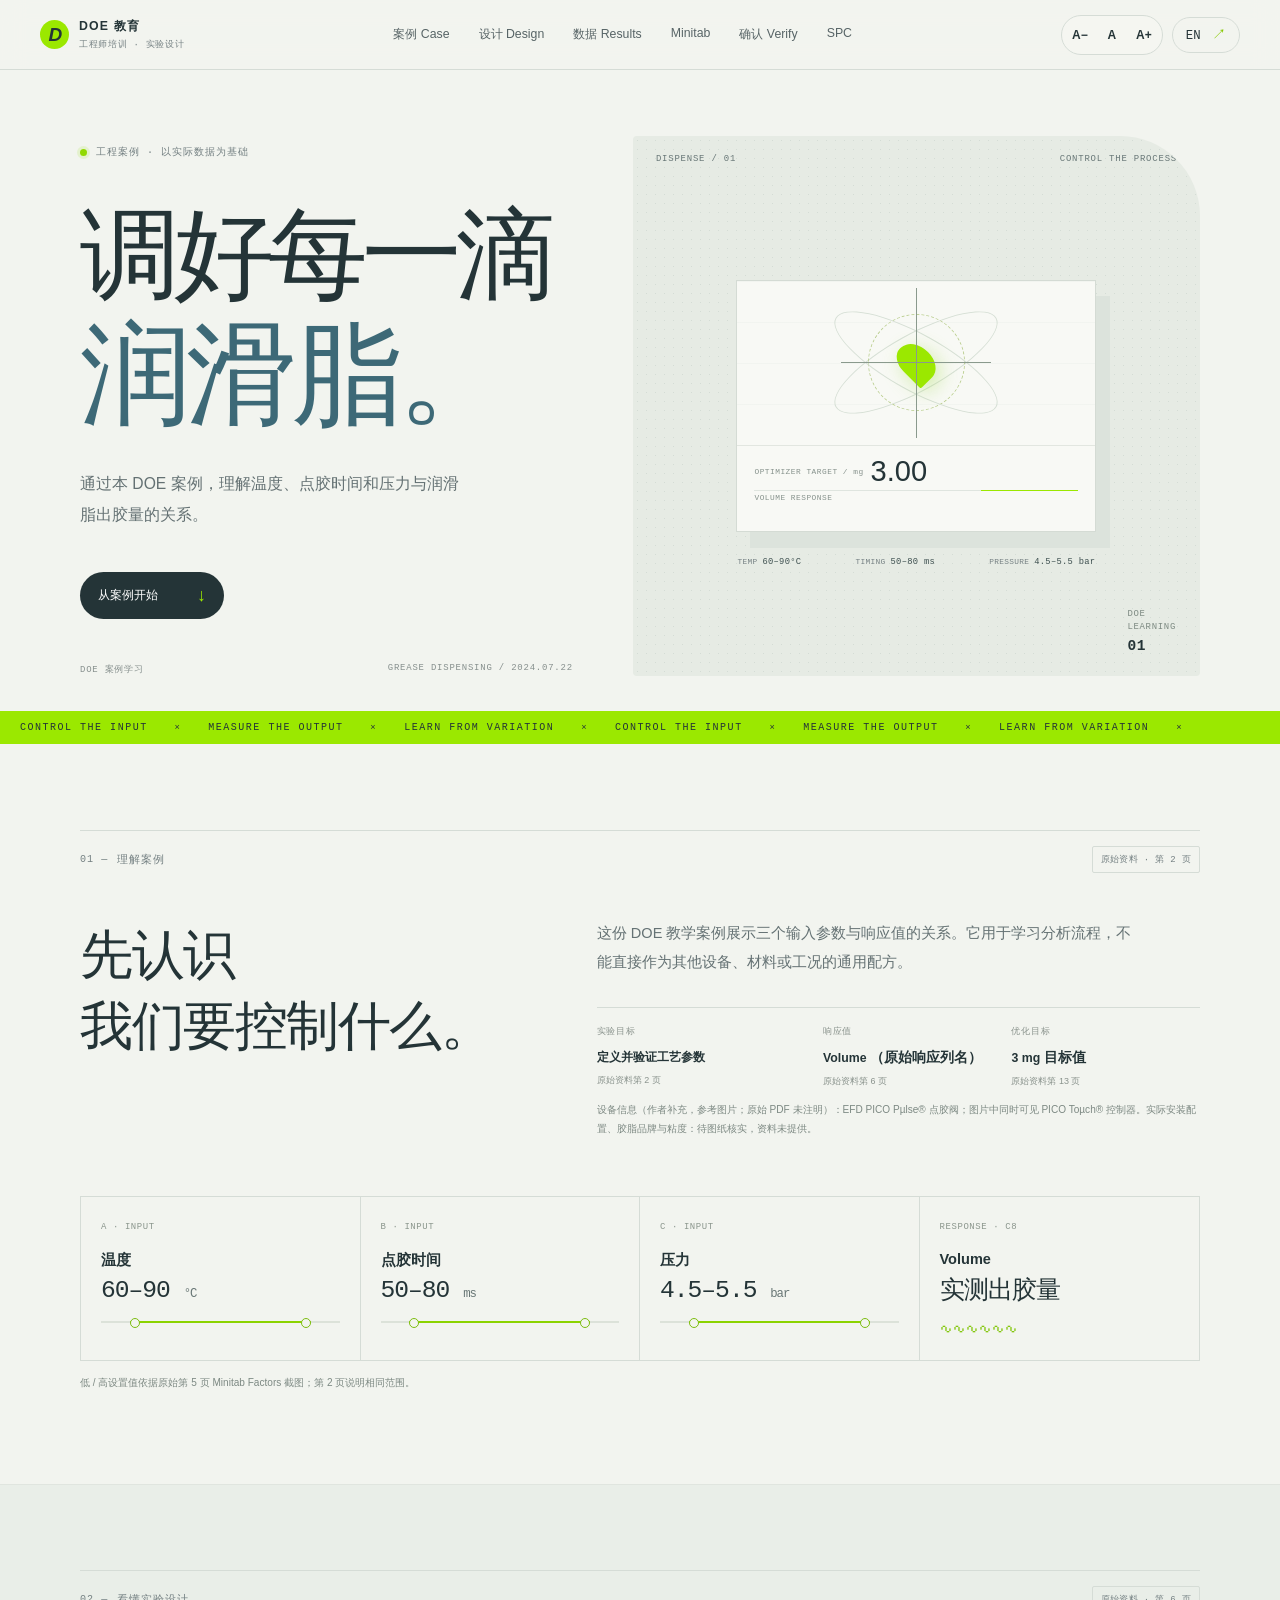
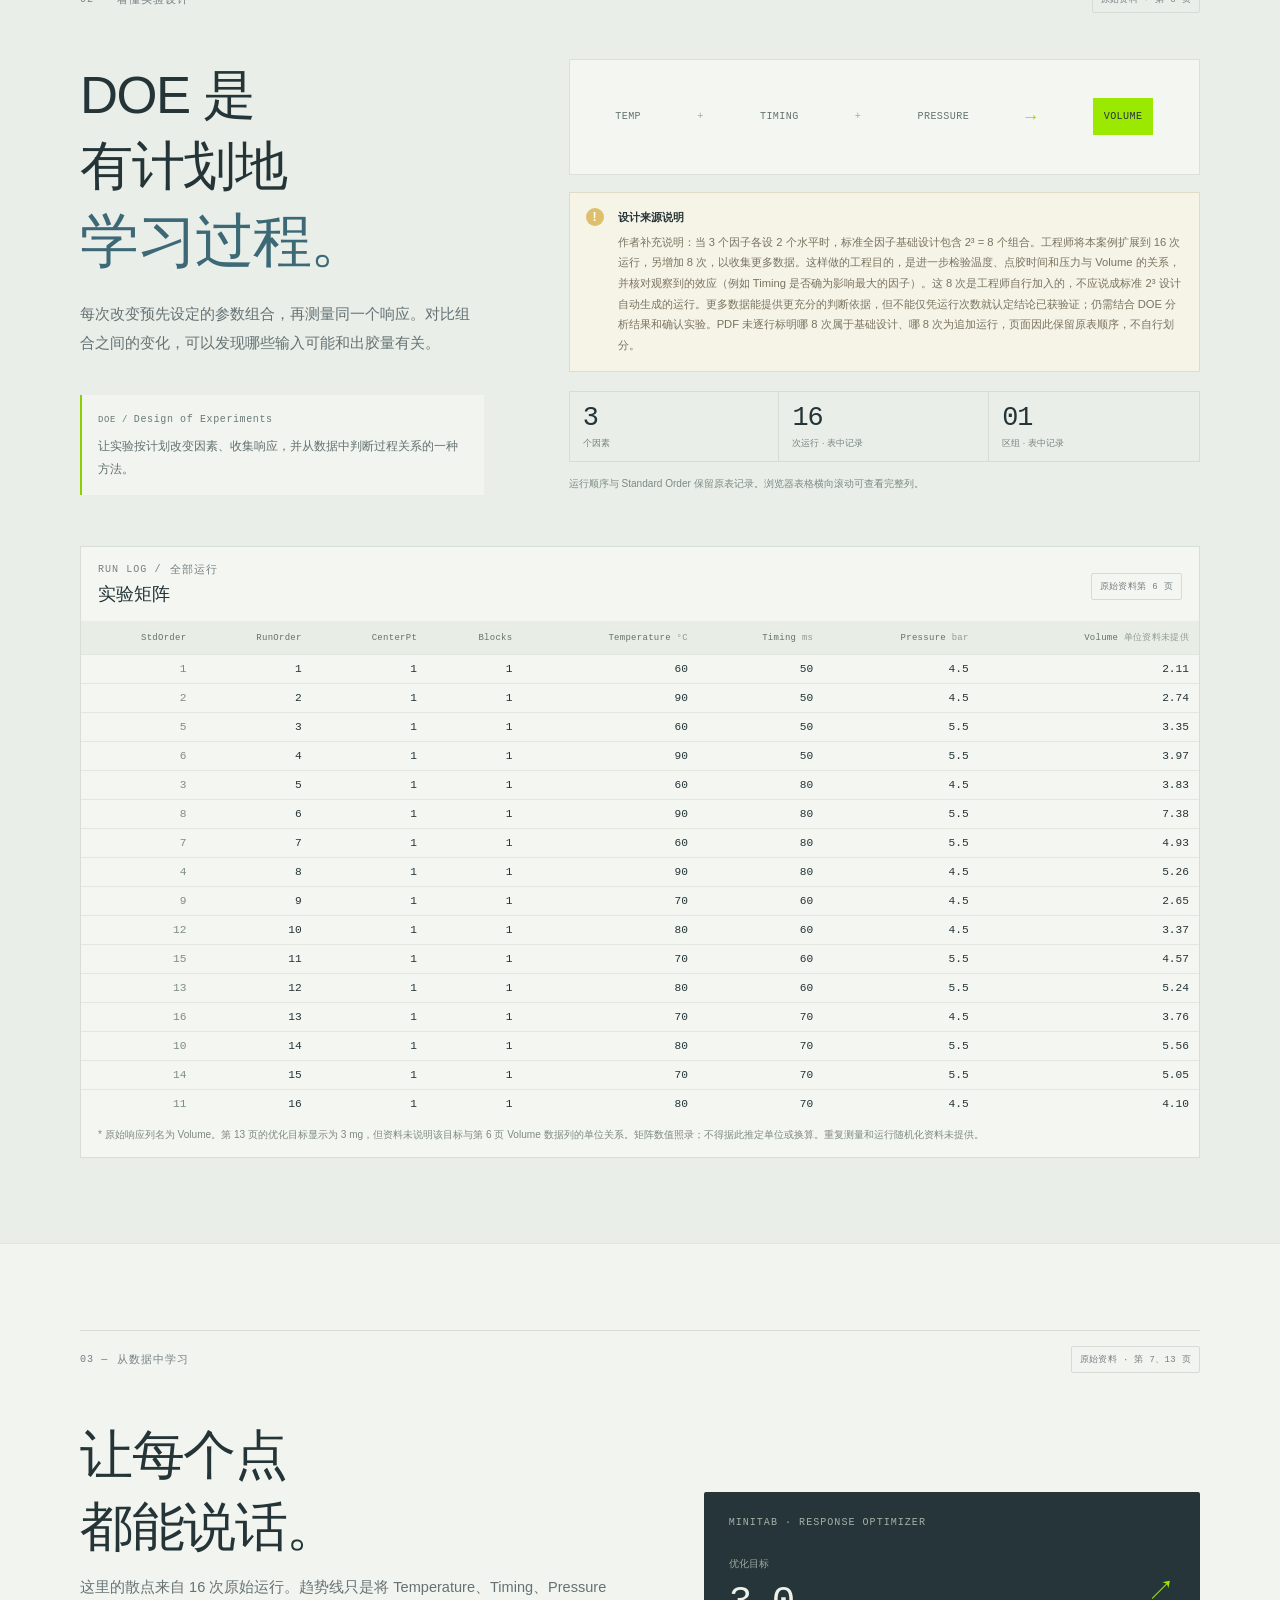
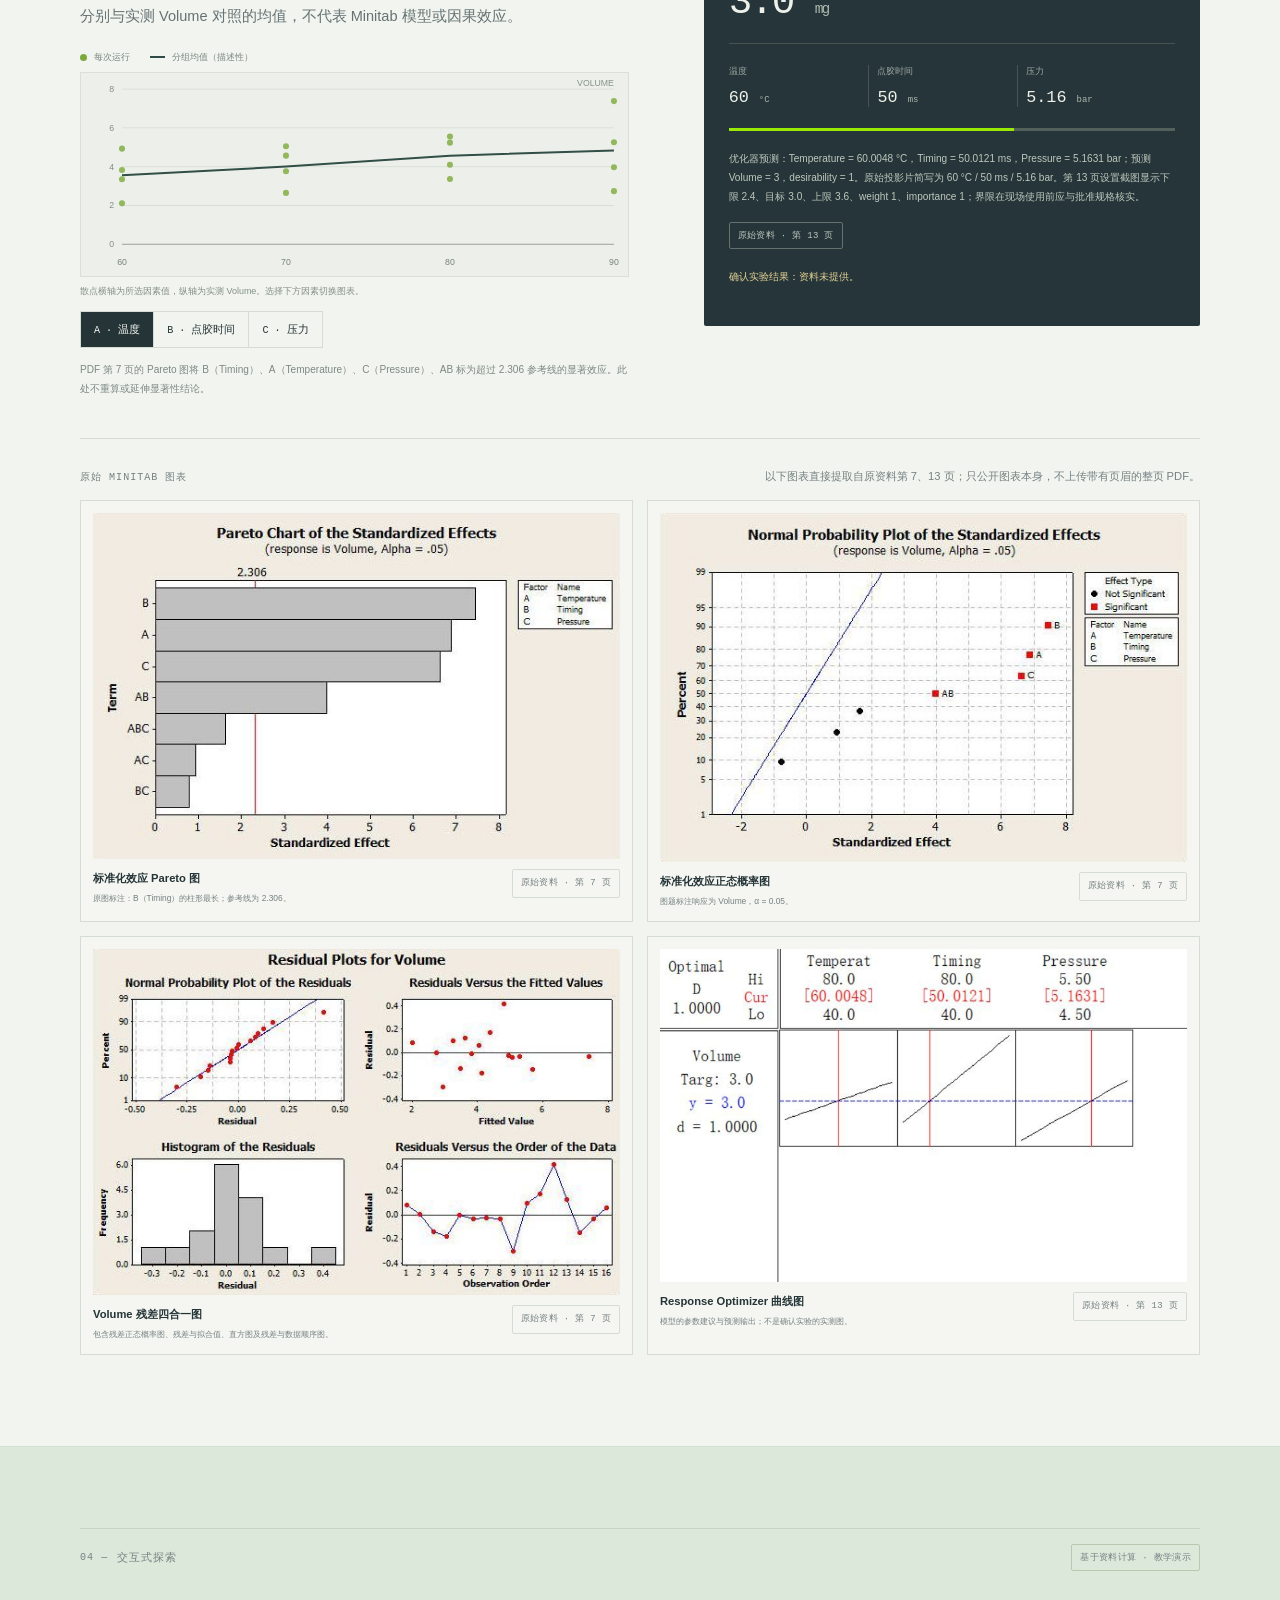
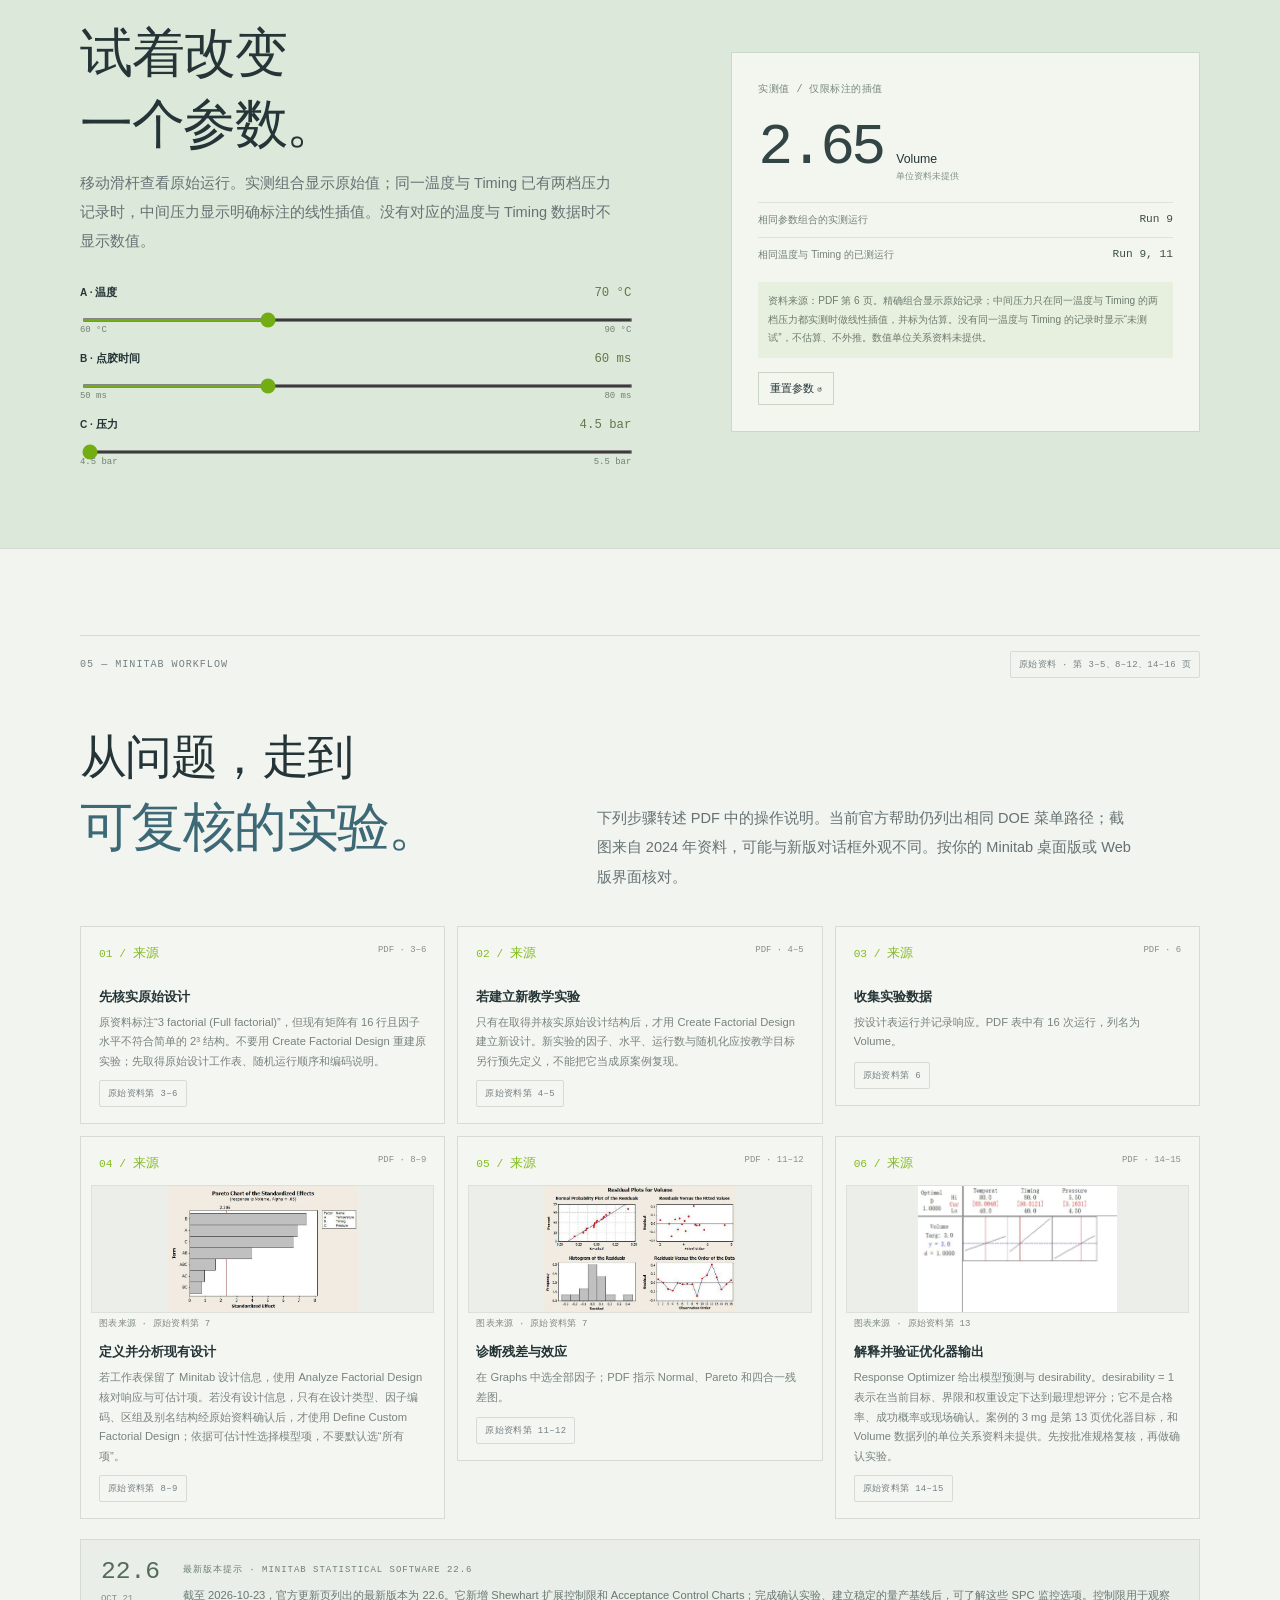
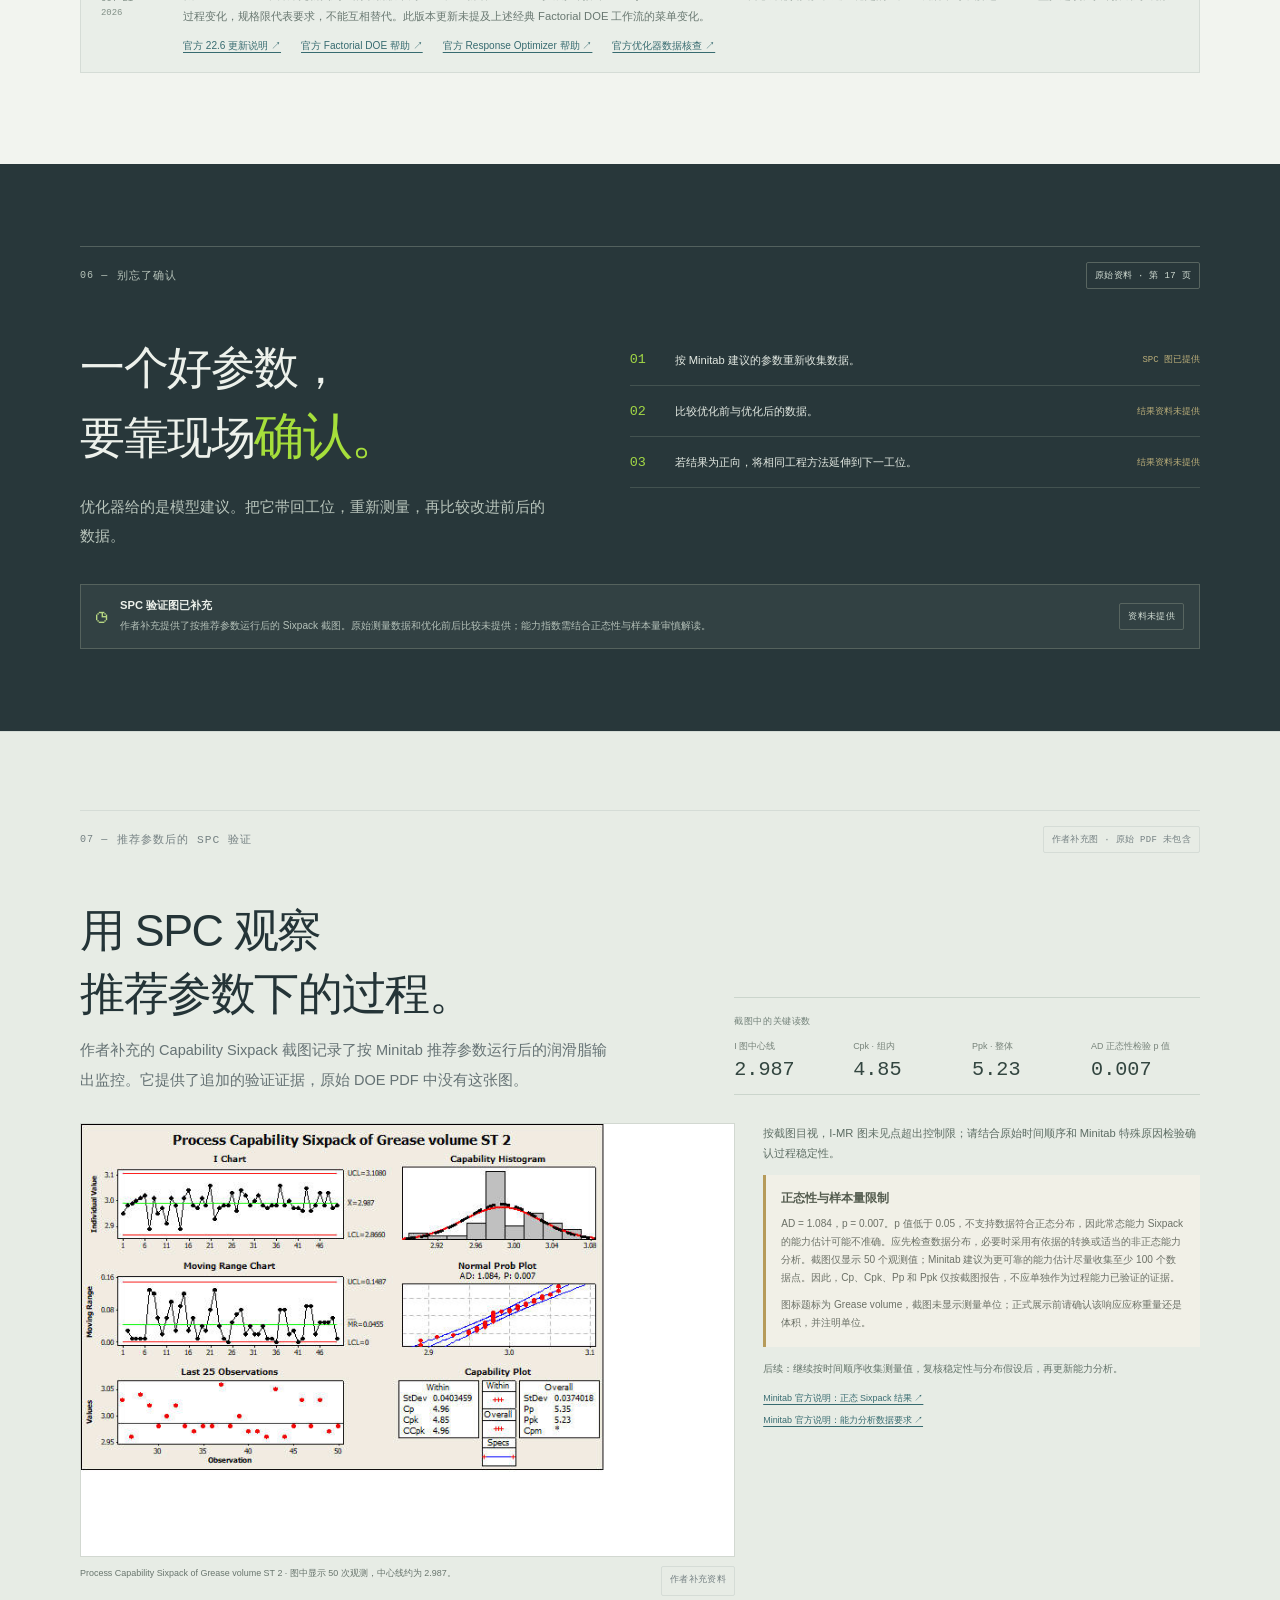
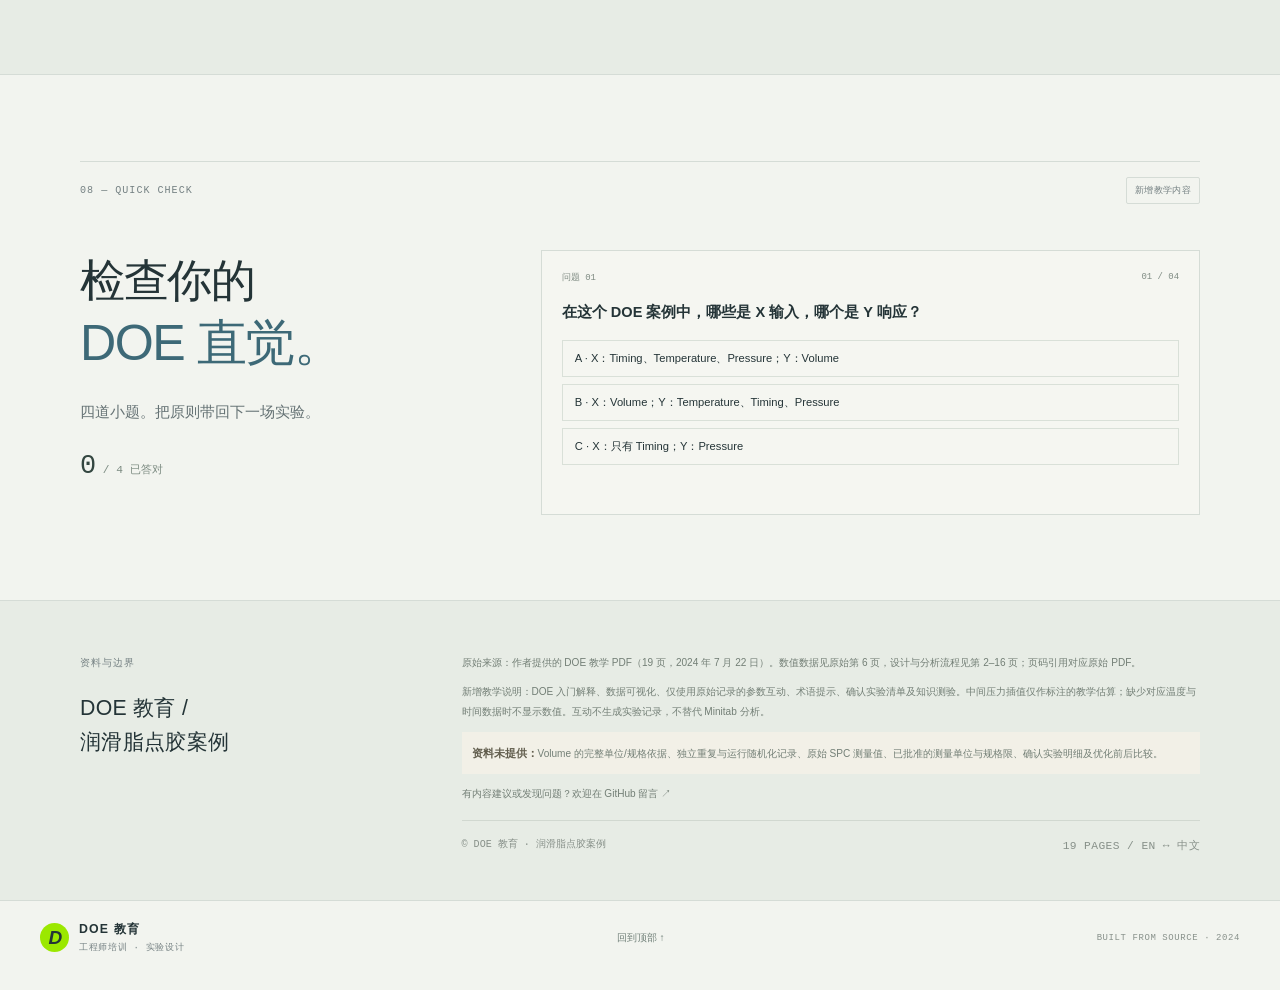
<file: index.html>
<!doctype html>
<html lang="zh-CN">
<head>
  <meta charset="utf-8"><meta name="viewport" content="width=device-width,initial-scale=1">
  <meta name="theme-color" content="#edf3f5"><meta name="description" content="基于作者 DOE 案例资料的双语工程师培训案例。">
  <title>DOE 教育 | DOE Education — 工程师培训</title><link rel="stylesheet" href="style.css?v=20261105-font-controls-1">
</head>
<body>
  <header class="topbar"><a class="wordmark" href="#top" aria-label="DOE Education home"><span class="mark">D</span><span><span data-i="brandName">DOE 教育</span><small data-i="brandSub">工程师培训 · 实验设计</small></span></a><nav class="desktop-nav"><a href="#case" data-i="navCase">案例 Case</a><a href="#design" data-i="navDesign">设计 Design</a><a href="#results" data-i="navResults">数据 Results</a><a href="#minitab" data-i="navMinitab">Minitab</a><a href="#check" data-i="navCheck">确认 Verify</a><a href="#spc" data-i="navSpc">SPC</a></nav><div class="topbar-actions"><div class="text-size" role="group" aria-label="Text size"><button type="button" id="textSmaller" aria-label="Decrease text size" title="Decrease text size">A−</button><button type="button" id="textReset" aria-label="Reset text size" title="Reset text size">A</button><button type="button" id="textLarger" aria-label="Increase text size" title="Increase text size">A+</button></div><button class="lang" id="lang" aria-label="Switch language">EN <span>↗</span></button></div></header>
  <main id="top">
    <section class="hero wrap"><div class="hero-copy"><p class="eyebrow"><span class="dot"></span><span data-i="eyebrow">工程案例 · 以实际数据为基础</span></p><h1 data-i="heroTitle">调好每一滴<br><em>润滑脂。</em></h1><p class="hero-sub" data-i="heroSub">通过本 DOE 案例，理解温度、点胶时间和压力与润滑脂出胶量的关系。</p><a class="pill-link" href="#case"><span data-i="start">从案例开始</span><span>↓</span></a><div class="hero-foot"><span data-i="heroTag">DOE 案例学习</span><span>GREASE DISPENSING / 2024.07.22</span></div></div><div class="hero-art"><div class="art-label"><span>DISPENSE / 01</span><span>CONTROL THE PROCESS</span></div><div class="flow-card"><div class="drop-orbit"><i></i><b></b><span class="cross-h"></span><span class="cross-v"></span></div><div class="flow-caption"><span>OPTIMIZER TARGET / mg</span><strong>3.00</strong><span class="flow-line"></span><span>VOLUME RESPONSE</span></div><div class="art-legend"><span>TEMP <b>60–90°C</b></span><span>TIMING <b>50–80 ms</b></span><span>PRESSURE <b>4.5–5.5 bar</b></span></div></div><div class="art-stamp">DOE<br>LEARNING<br><strong>01</strong></div></div></section>
    <section class="ticker"><div><span>CONTROL THE INPUT</span> × <span>MEASURE THE OUTPUT</span> × <span>LEARN FROM VARIATION</span> × <span>CONTROL THE INPUT</span> × <span>MEASURE THE OUTPUT</span> × <span>LEARN FROM VARIATION</span> ×</div></section>
    <section class="section wrap" id="case"><div class="section-head"><p class="eyebrow">01 — <span data-i="caseEyebrow">理解案例</span></p><span class="source-tag" data-i="srcPages2">原始资料 · 第 2 页</span></div><div class="intro-grid"><h2 data-i="caseTitle">先认识<br>我们要控制什么。</h2><div><p class="body-large" data-i="caseBody">这份 DOE 教学案例展示输入参数与响应值的关系。它用于学习分析流程，不能直接作为其他设备、材料或工况的通用配方。</p><div class="fact-row"><div><span class="fact-key" data-i="goal">实验目标</span><b data-i="goalVal">定义并验证工艺参数</b><small data-i="srcP2">原始资料第 2 页</small></div><div><span class="fact-key" data-i="response">响应值</span><b>Volume <span data-i="volumeDesc">（体积）</span></b><small data-i="srcP6">原始资料第 6 页</small></div><div><span class="fact-key" data-i="target">优化目标</span><b>3 mg <span data-i="targetVal">目标值</span></b><small data-i="srcP13">原始资料第 13 页</small></div></div><p id="equipmentNote" class="source-note" data-i="equipmentNote">设备信息（作者补充，参考图片；原始 PDF 未注明）：EFD PICO Pµlse® 点胶阀；图片中同时可见 PICO Toµch® 控制器。实际安装配置、胶脂品牌与粘度：待图纸核实，资料未提供。</p></div></div>
      <div class="factor-strip"><article><span>A · INPUT</span><b data-i="temp">温度</b><strong>60–90 <small>°C</small></strong><div class="range"><i></i></div></article><article><span>B · INPUT</span><b data-i="timing">点胶时间</b><strong>50–80 <small>ms</small></strong><div class="range"><i></i></div></article><article><span>C · INPUT</span><b data-i="pressure">压力</b><strong>4.5–5.5 <small>bar</small></strong><div class="range"><i></i></div></article><article class="response-card"><span>RESPONSE · C8</span><b>Volume</b><strong data-i="measured">实测出胶量</strong><div class="signal">∿∿∿∿∿∿</div></article></div><p class="source-note" data-i="factorSource">低 / 高设置值依据原始第 5 页 Minitab Factors 截图；第 2 页说明相同范围。</p>
    </section>
    <section class="section design-section" id="design"><div class="wrap"><div class="section-head"><p class="eyebrow">02 — <span data-i="designEyebrow">看懂实验设计</span></p><span class="source-tag" data-i="srcPages6">原始资料 · 第 6 页</span></div><div class="design-grid"><div><h2 data-i="designTitle">DOE 是<br>有计划地<br><em>学习过程。</em></h2><p class="body-large" data-i="designBody">每次改变预先设定的参数组合，再测量同一个响应。对比组合之间的变化，可以发现哪些输入可能和出胶量有关。</p><div class="definition"><span>DOE / <span data-i="fullName">Design of Experiments</span></span><p data-i="doeDef">让实验按计划改变因素、收集响应，并从数据中判断过程关系的一种方法。</p></div></div><div class="design-side"><div class="equation"><span>TEMP</span><i>+</i><span>TIMING</span><i>+</i><span>PRESSURE</span><b>→</b><span class="result">VOLUME</span></div><div class="notice"><span class="notice-icon">!</span><div><b data-i="designNoticeTitle">设计名称需复核</b><p data-i="designNotice">原资料称“3 factorial (Full factorial)”，但数据表有 16 次运行，温度和 Timing 各有 4 个取值。资料未解释与常见 2³ = 8 次全因子设计的差异；此页照录原始数据，不推断设计结构。</p></div></div><div class="design-numbers"><div><strong>3</strong><span data-i="factors">个因素</span></div><div><strong>16</strong><span data-i="runs">次运行 · 表中记录</span></div><div><strong>01</strong><span data-i="block">区组 · 表中记录</span></div></div><p class="source-note" data-i="dataCaption">运行顺序与 Standard Order 保留原表记录。浏览器表格横向滚动可查看完整列。</p></div></div>
      <div class="matrix-wrap"><div class="matrix-title"><div><span class="eyebrow">RUN LOG / <span data-i="allRuns">全部运行</span></span><h3 data-i="matrixTitle">实验矩阵</h3></div><span class="source-tag" data-i="srcP6">原始资料 · 第 6 页</span></div><div class="table-scroll"><table><thead><tr><th>StdOrder</th><th>RunOrder</th><th>CenterPt</th><th>Blocks</th><th>Temperature <small>°C</small></th><th>Timing <small>ms</small></th><th>Pressure <small>bar</small></th><th>Volume <small data-i="unitNotProvided">unit not provided</small></th></tr></thead><tbody id="runs"></tbody></table></div><p class="table-note" data-i="matrixNote">* 原表列名为 Volume；第 13 页的 3 mg 是优化目标，但资料未说明其与第 6 页 Volume 数据单位的关系。数据依照原图转录。资料未提供重复测量或运行随机化说明。</p></div>
    </div></section>
    <section class="section wrap" id="results"><div class="section-head"><p class="eyebrow">03 — <span data-i="resultsEyebrow">从数据中学习</span></p><span class="source-tag" data-i="srcPages7">原始资料 · 第 7、13 页</span></div><div class="results-grid"><div><h2 data-i="resultsTitle">让每个点<br>都能说话。</h2><p class="body-large" data-i="resultsBody">这里的散点来自 16 次原始运行。趋势线只是将 Temperature、Timing、Pressure 分别与实测 Volume 对照的均值，不代表 Minitab 模型或因果效应。</p><div class="chart-key"><span><i class="key-dot"></i><span data-i="runsKey">每次运行</span></span><span><i class="key-line"></i><span data-i="meanKey">分组均值（描述性）</span></span></div><div class="plot" id="plot"></div><p class="chart-caption" data-i="chartCaption">散点横轴为所选因素值，纵轴为实测 Volume。选择下方因素切换图表。</p><div class="segmented" role="group" aria-label="Select factor"><button class="factor-btn active" data-factor="temperature">A · <span data-i="temp">温度</span></button><button class="factor-btn" data-factor="timing">B · <span data-i="timing">点胶时间</span></button><button class="factor-btn" data-factor="pressure">C · <span data-i="pressure">压力</span></button></div><p class="source-note" data-i="sourcePareto">PDF 第 7 页的 Pareto 图将 B（Timing）、A（Temperature）、C（Pressure）、AB 标为超过 2.306 参考线的显著效应。此处不重算或延伸显著性结论。</p></div><div class="optimizer-card"><div class="mini-label">MINITAB · RESPONSE OPTIMIZER</div><div class="opt-target"><div><span data-i="target">目标值</span><b>3.0 <small>mg</small></b></div><div class="target-mark">↗</div></div><div class="opt-params"><div><span data-i="temp">温度</span><b>60 <small>°C</small></b></div><div><span data-i="timing">点胶时间</span><b>50 <small>ms</small></b></div><div><span data-i="pressure">压力</span><b>5.16 <small>bar</small></b></div></div><div class="opt-track"><span></span></div><p data-i="optCaption">优化器预测：Temperature = 60.0048 °C，Timing = 50.0121 ms，Pressure = 5.1631 bar；预测 Volume = 3，desirability = 1。原始投影片简写为 60 °C / 50 ms / 5.16 bar。</p><span class="source-tag" data-i="srcPage13">原始资料 · 第 13 页</span><p class="source-note" data-i="missingConfirm">确认实验结果：资料未提供。</p></div></div>
      <div class="source-figures"><div class="source-figures-head"><span class="mini-label" data-i="sourceFiguresTitle">原始 Minitab 图表</span><p data-i="sourceFiguresIntro">以下图表直接提取自原资料第 7、13 页；只公开图表本身，不上传带有页眉的整页 PDF。</p></div><div class="source-figures-grid"><figure class="source-figure"><img src="assets/minitab-pareto-standardized-effects-page-7.jpg" data-alt-i="sourceFigureParetoAlt" alt="Original Pareto chart of standardized effects from PDF page 7" loading="lazy"><figcaption><span><b data-i="sourceFigureParetoTitle">标准化效应 Pareto 图</b><small data-i="sourceFigureParetoNote">原图标注：B（Timing）的柱形最长；参考线为 2.306。</small></span><span class="source-tag" data-i="sourcePage7">原始资料 · 第 7 页</span></figcaption></figure><figure class="source-figure"><img src="assets/minitab-standardized-effects-probability-page-7.jpg" data-alt-i="sourceFigureEffectsAlt" alt="Normal probability plot of standardized effects from PDF page 7" loading="lazy"><figcaption><span><b data-i="sourceFigureEffectsTitle">标准化效应正态概率图</b><small data-i="sourceFigureEffectsNote">图题标注响应为 Volume，α = 0.05。</small></span><span class="source-tag" data-i="sourcePage7">原始资料 · 第 7 页</span></figcaption></figure><figure class="source-figure"><img src="assets/minitab-residual-plots-volume-page-7.jpg" data-alt-i="sourceFigureResidualAlt" alt="Four-in-one residual plots for Volume from PDF page 7" loading="lazy"><figcaption><span><b data-i="sourceFigureResidualTitle">Volume 残差四合一图</b><small data-i="sourceFigureResidualNote">包含残差正态概率图、残差与拟合值、直方图及残差与数据顺序图。</small></span><span class="source-tag" data-i="sourcePage7">原始资料 · 第 7 页</span></figcaption></figure><figure class="source-figure"><img src="assets/minitab-response-optimizer-profile-page-13.jpg" data-alt-i="sourceFigureOptimizerAlt" alt="Response Optimization plot from PDF page 13" loading="lazy"><figcaption><span><b data-i="sourceFigureOptimizerTitle">Response Optimizer 曲线图</b><small data-i="sourceFigureOptimizerNote">模型的参数建议与预测输出；不是确认实验的实测图。</small></span><span class="source-tag" data-i="sourcePage13">原始资料 · 第 13 页</span></figcaption></figure></div></div>
    </section>
    <section class="sim-section" id="simulate"><div class="wrap"><div class="section-head"><p class="eyebrow">04 — <span data-i="simEyebrow">交互式探索</span></p><span class="source-tag demo" data-i="derivedTag">基于资料计算 · 教学演示</span></div><div class="sim-grid"><div><h2 data-i="simTitle">试着改变<br>一个参数。</h2><p class="body-large" data-i="simBody">移动滑杆，观察实测数据如何随单一因素分组变化。数值是原始运行的组内平均，右侧虚线只是对附近已测试运行的线性插值。</p><div class="sim-control"><label for="simTemp"><span>A · <span data-i="temp">温度</span></span><output id="valTemp"></output></label><input id="simTemp" type="range" min="60" max="90" step="10" value="70"><div class="range-label"><span>60 °C</span><span>90 °C</span></div><label for="simTiming"><span>B · <span data-i="timing">点胶时间</span></span><output id="valTiming"></output></label><input id="simTiming" type="range" min="50" max="80" step="10" value="60"><div class="range-label"><span>50 ms</span><span>80 ms</span></div><label for="simPressure"><span>C · <span data-i="pressure">压力</span></span><output id="valPressure"></output></label><input id="simPressure" type="range" min="4.5" max="5.5" step="0.5" value="4.5"><div class="range-label"><span>4.5 bar</span><span>5.5 bar</span></div></div></div><div class="sim-output"><span class="mini-label" data-i="nearest">近邻实测数据 · 描述性平均值</span><div class="sim-number"><strong id="predicted">—</strong><span>Volume<small data-i="unitNotProvided">单位资料未提供</small></span></div><div class="sim-detail"><span data-i="exactMatches">相同参数组合的实测运行</span><b id="exactRuns">—</b></div><div class="sim-detail"><span data-i="matches">相同温度与 Timing 的已测运行</span><b id="nearRuns">—</b></div><p class="demo-warning" data-i="simNotice">交互值来自 PDF 第 6 页的实测运行分组平均，不是优化器预测，也不是额外实验结果。只显示资料中实际测试过的因子水平；若没有同一三因子组合，按相邻压力水平插值并明确标出。</p><button id="reset" class="reset-btn"><span data-i="reset">重置参数</span> ↺</button></div></div></div></section>
    <section class="section wrap" id="minitab"><div class="section-head"><p class="eyebrow">05 — MINITAB WORKFLOW</p><span class="source-tag" data-i="srcPages3">原始资料 · 第 3–5、8–12、14–16 页</span></div><div class="workflow-head"><h2 data-i="workflowTitle">从问题，走到<br><em>可复核的实验。</em></h2><p class="body-large" data-i="workflowBody">下列步骤转述 PDF 中的操作说明。当前官方帮助仍列出相同 DOE 菜单路径；截图来自 2024 年资料，可能与新版对话框外观不同。按你的 Minitab 桌面版或 Web 版界面核对。</p></div><div class="steps-grid" id="steps"></div><aside class="version-note"><div class="latest-mark">22.6 <small>OCT 21<br>2026</small></div><div class="version-copy"><span class="mini-label" data-i="latestVersion">最新版本提示 · Minitab Statistical Software 22.6</span><p data-i="latestNote">截至 2026-10-23，官方更新页列出的最新版本为 22.6。它新增 Shewhart 扩展控制限和 Acceptance Control Charts；完成确认实验、建立稳定的量产基线后，可了解这些 SPC 监控选项。控制限用于观察过程变化，规格限代表要求，不能互相替代。此版本更新未提及上述经典 Factorial DOE 工作流的菜单变化。</p><div class="version-links"><a href="https://www.minitab.com/en-us/support/minitab/minitab-software-updates/" target="_blank" rel="noopener noreferrer" data-i="releaseLink">官方 22.6 更新说明 ↗</a><a href="https://support.minitab.com/en-us/minitab/help-and-how-to/statistical-modeling/doe/how-to/factorial/analyze-factorial-design/before-you-start/overview/" target="_blank" rel="noopener noreferrer" data-i="doeHelpLink">官方 Factorial DOE 帮助 ↗</a><a href="https://support.minitab.com/en-us/minitab/help-and-how-to/statistical-modeling/using-fitted-models/how-to/response-optimizer/before-you-start/overview/" target="_blank" rel="noopener noreferrer" data-i="optimizerHelpLink">官方 Response Optimizer 帮助 ↗</a><a href="https://support.minitab.com/en-us/minitab/help-and-how-to/statistical-modeling/using-fitted-models/how-to/response-optimizer/before-you-start/data-considerations/" target="_blank" rel="noopener noreferrer" data-i="optimizerDataLink">优化前的数据核查 ↗</a></div></div></aside></section>
    <section class="verify-section" id="check"><div class="wrap"><div class="section-head"><p class="eyebrow">06 — <span data-i="verifyEyebrow">别忘了确认</span></p><span class="source-tag" data-i="srcP17">原始资料 · 第 17 页</span></div><div class="verify-grid"><div><h2 data-i="verifyTitle">一个好参数，<br>要靠现场<em>确认。</em></h2><p class="body-large" data-i="verifyBody">优化器给的是模型建议。把它带回工位，重新测量，再比较改进前后的数据。</p></div><ol class="next-list"><li><b>01</b><span data-i="next1">按 Minitab 建议的参数重新收集数据。</span><span class="missing" data-i="spcAvailable">结果资料未提供</span></li><li><b>02</b><span data-i="next2">比较优化前与优化后的数据。</span><span class="missing" data-i="awaitData">结果资料未提供</span></li><li><b>03</b><span data-i="next3">若结果为正向，将相同工程方法延伸到下一工位。</span><span class="missing" data-i="awaitData">结果资料未提供</span></li></ol></div><div class="pending"><span class="pending-icon">◷</span><p><b data-i="pendingTitle">确认实验状态 · 待现场验证</b><span data-i="pendingBody">PDF 提出了后续行动计划，但没有提供重采数据、前后比较或“正向结果”的证据。</span></p><span class="source-tag" data-i="notProvided">资料未提供</span></div></div></section>
    <section class="section spc-section" id="spc"><div class="wrap"><div class="section-head"><p class="eyebrow">07 — <span data-i="spcEyebrow">推荐参数后的 SPC 验证</span></p><span class="source-tag" data-i="spcSource">作者补充图 · 原始 PDF 未包含</span></div><div class="spc-intro"><div><h2 data-i="spcTitle">用 SPC 观察<br>推荐参数下的过程。</h2><p class="body-large" data-i="spcBody">作者补充的 Capability Sixpack 截图记录了按 Minitab 推荐参数运行后的润滑脂输出监控。</p></div><div class="spc-summary"><span class="mini-label" data-i="spcMetricTitle">截图中的关键读数</span><div class="spc-metrics"><div><span data-i="spcMeanLabel">I 图中心线</span><b>2.987</b></div><div><span data-i="spcCpkLabel">Cpk · within</span><b>4.85</b></div><div><span data-i="spcPpkLabel">Ppk · overall</span><b>5.23</b></div><div><span data-i="spcNormalityLabel">AD 正态性检验 p 值</span><b>0.007</b></div></div></div></div><div class="spc-content"><figure class="spc-chart"><img src="assets/spc-validation-sixpack.jpg" data-alt-i="spcAlt" alt="Minitab grease volume Process Capability Sixpack supplied by the author" loading="lazy"><figcaption><span data-i="spcCaption">Process Capability Sixpack of Grease volume ST 2 · 图中显示 50 次观测。</span><span class="source-tag" data-i="spcSourceShort">作者补充资料</span></figcaption></figure><aside class="spc-notes"><p class="spc-control-note" data-i="spcControlNote">按截图目视，I-MR 图未见点超出控制限；应结合原始时间顺序与特殊原因检验确认稳定性。</p><div class="spc-caution"><b data-i="spcCautionTitle">正态性与样本量限制</b><p data-i="spcCaution">AD = 1.084，p = 0.007。正态性假设未获支持，常态能力估计可能不准确。图中只有 50 个观测值，应将能力指数作为初步结果。</p><p data-i="spcUnitNote">图标题标为 Grease volume，截图未显示测量单位；正式展示前请确认该响应应称重量还是体积，并注明单位。</p></div><p class="spc-next" data-i="spcNext">后续：继续按时间顺序收集测量值，核对分布并使用适当的能力分析方法。</p><div class="spc-links"><a href="https://support.minitab.com/en-us/minitab/help-and-how-to/quality-and-process-improvement/capability-analysis/how-to/capability-sixpack/normal-capability-sixpack/interpret-the-results/key-results/" target="_blank" rel="noopener noreferrer" data-i="spcHelpNormal">Minitab 官方说明：正态 Sixpack ↗</a><a href="https://support.minitab.com/en-us/minitab/help-and-how-to/quality-and-process-improvement/capability-analysis/how-to/capability-sixpack/normal-capability-sixpack/before-you-start/data-considerations/" target="_blank" rel="noopener noreferrer" data-i="spcHelpData">Minitab 官方说明：样本量要求 ↗</a></div></aside></div></div></section>
    <section class="section wrap quiz-section" id="quiz"><div class="section-head"><p class="eyebrow">08 — QUICK CHECK</p><span class="source-tag" data-i="teaching">新增教学内容</span></div><div class="quiz-layout"><div><h2 data-i="quizTitle">检查你的<br><em>DOE 直觉。</em></h2><p class="body-large" data-i="quizBody">四道小题。把原则带回下一场实验。</p><div class="quiz-meter"><span id="score" aria-live="polite" aria-atomic="true">0</span><span data-i="scoreText"> / 4 已答对</span></div></div><div id="quizBox" class="quiz-box"></div></div></section>
    <section class="source-section"><div class="wrap source-grid"><div><span class="mini-label" data-i="sourceTitle">资料与边界</span><h3 data-i="sourceHeading">DOE 教育 /<br>润滑脂点胶案例</h3></div><div><p data-i="sourceDescription">原始来源：作者提供的 DOE 教学 PDF（19 页，2024 年 7 月 22 日）。数值数据见原始第 6 页，设计与分析流程见第 2–16 页；页码引用对应原始 PDF。</p><p data-i="teachingDescription">新增教学说明：DOE 入门解释、数据可视化、单因素均值互动、术语提示、确认实验清单及知识测验。互动仅做数据分组统计与邻近取值插值，不生成资料外的实验记录，不替代 Minitab 分析。</p><p class="missing-item" data-i="missingItems"><b>资料未提供：</b>完整预先确定的响应单位/规格依据、因素实际低高水平表、独立重复与随机化记录、原始输出文件、确认实验实测结果及优化前后比较。</p><p class="source-note"><a href="https://github.com/cklaw2005/cklaw2006/issues/new" target="_blank" rel="noopener" data-i="feedbackLink">有内容建议或发现问题？欢迎在 GitHub 留言 ↗</a></p><p class="credit" data-i="sourceCredit">© DOE 教育 · 润滑脂点胶案例 <span>19 PAGES / EN ↔ 中文</span></p></div></div></section>
  </main>
  <footer><a class="wordmark" href="#top"><span class="mark">D</span><span><span data-i="brandName">DOE 教育</span><small data-i="brandSub">工程师培训 · 实验设计</small></span></a><a href="#top" class="back-top" data-i="backTop">回到顶部 ↑</a><span>BUILT FROM SOURCE · 2024</span></footer>
  <script src="app.js?v=20261105-font-controls-1"></script>
</body></html>
</file>
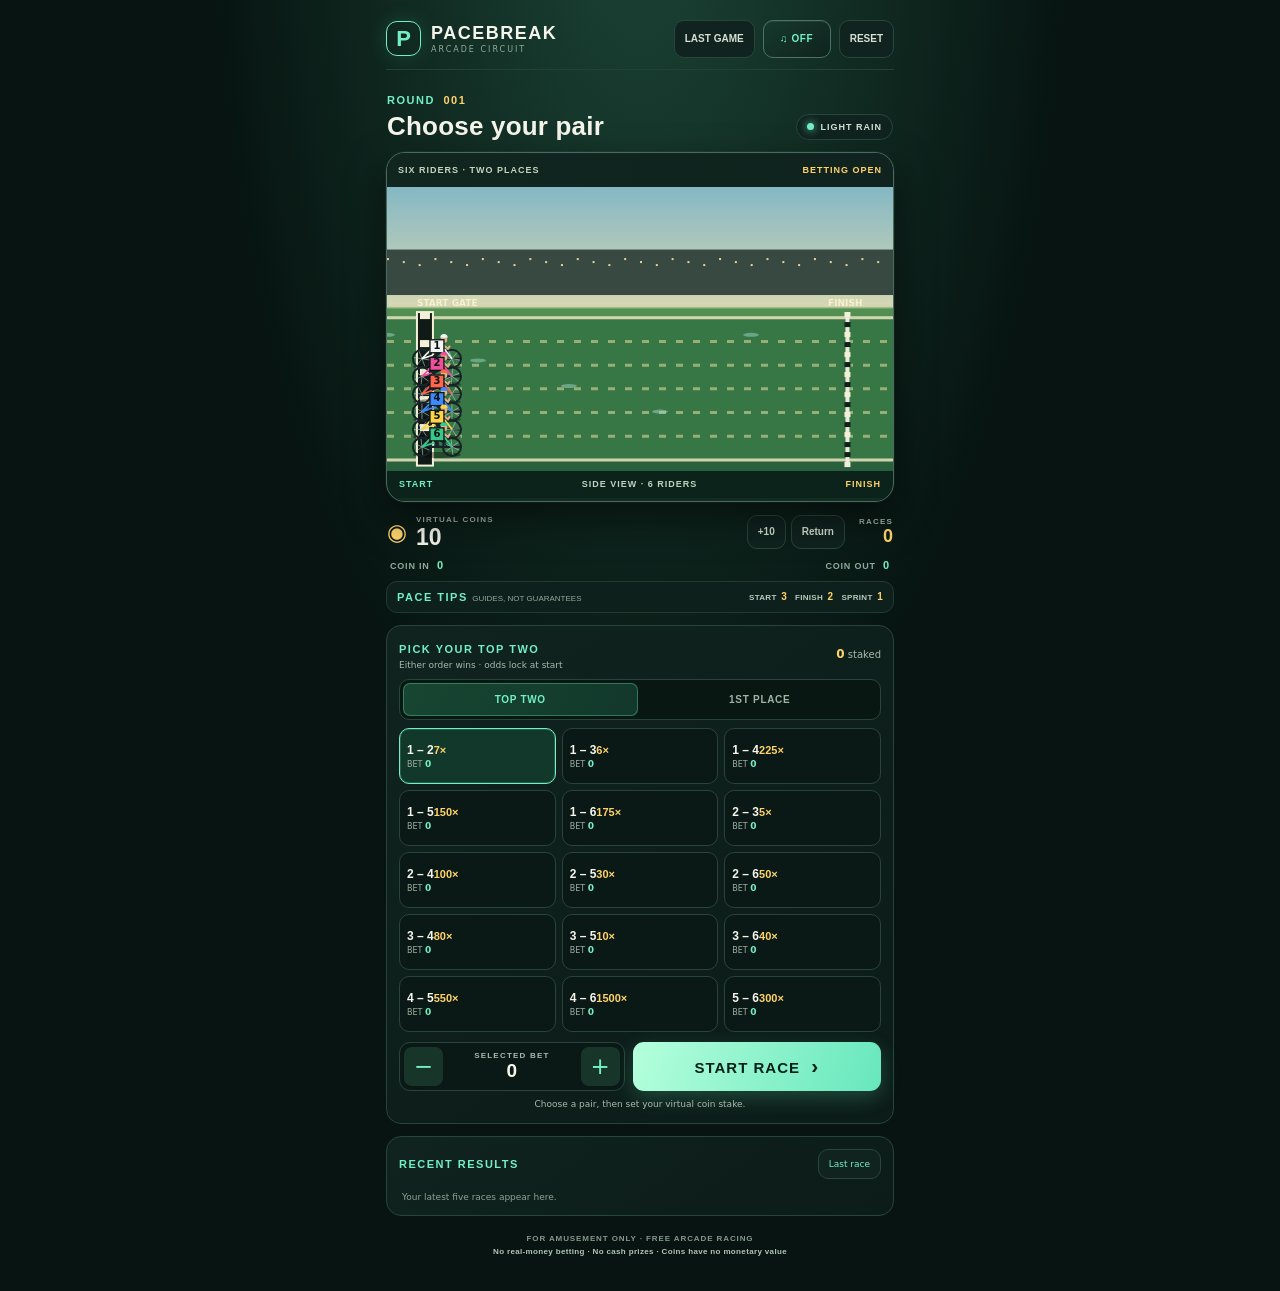
<file: mobile/index.html>
<!doctype html>
<html lang="en">
<head>
  <meta charset="utf-8">
  <meta name="viewport" content="width=device-width,initial-scale=1,viewport-fit=cover">
  <meta name="theme-color" content="#071a17">
  <meta name="description" content="A free six-rider bicycle racing arcade game. Virtual coins only; no cash prizes.">
  <title>PACEBREAK Mobile Arcade</title>
  <link rel="manifest" href="manifest.webmanifest">
  <link rel="icon" href="icon.svg" type="image/svg+xml">
  <link rel="stylesheet" href="style.css?v=20261111-r1">
</head>
<body>
  <main class="app-shell">
    <header class="topbar">
      <div class="brand"><span class="brand-mark">P</span><span><strong>PACEBREAK</strong><small>ARCADE CIRCUIT</small></span></div>
      <div class="top-actions"><button id="last-game" class="small-btn" title="Open the previous race record">LAST GAME</button><button id="music-toggle" class="icon-btn" aria-label="Turn music on" title="Turn race music on or off">♫ OFF</button><button id="reset-game" class="small-btn" title="Reset this game without losing settled coins">RESET</button><button id="install-btn" class="install-btn" hidden>Install</button></div>
    </header>

    <section class="hero-line" aria-live="polite">
      <div><span class="eyebrow">ROUND <b id="round-number">001</b></span><h1 id="phase-title">Choose your pair</h1></div>
      <div class="weather-pill" id="weather-pill"><i id="weather-dot"></i><span id="weather-label">DRY DIRT</span></div>
    </section>

    <section class="race-card" id="race-card" aria-label="Live bicycle race">
      <div class="race-meta"><span id="race-caption">SIX RIDERS · TWO PLACES</span><span id="race-clock">BETTING OPEN</span></div>
      <canvas id="race-canvas" aria-label="Six numbered cyclists race from the start line to the finish line"></canvas>
      <div class="track-labels"><span>START</span><span id="track-status">SIDE VIEW · 6 RIDERS</span><span>FINISH</span></div>
      <div class="progress-track"><span id="progress-fill"></span></div>
      <div class="finish-readout" id="finish-readout" aria-live="assertive"></div>
    </section>

    <section class="wallet-row" aria-label="Virtual coin wallet">
      <div class="wallet"><span class="coin-icon">◉</span><div><small>VIRTUAL COINS</small><strong id="coin-balance">10</strong></div></div>
      <div class="wallet-actions"><button id="coin-in" class="small-btn">+10</button><button id="coin-out" class="small-btn">Return</button></div>
      <div class="record-chip"><small>RACES</small><strong id="races-played">0</strong></div>
    </section>
    <section class="totals-row" aria-label="Cumulative virtual coin totals"><span>COIN IN <b id="total-in">0</b></span><span>COIN OUT <b id="total-out">0</b></span></section>

    <section class="tips-row" aria-label="Race tips">
      <span class="section-label">PACE TIPS <em>GUIDES, NOT GUARANTEES</em></span>
      <div class="tip-list"><span>START <b id="tip-starter">—</b></span><span>FINISH <b id="tip-finisher">—</b></span><span>SPRINT <b id="tip-sprint">—</b></span></div>
    </section>

    <section class="bet-panel" id="bet-panel">
      <div class="section-heading"><div><span class="section-label" id="market-title">PICK YOUR TOP TWO</span><small id="market-help">Either order wins · odds lock at start</small></div><span class="stake-total"><b id="total-stake">0</b> staked</span></div>
      <div class="market-tabs" role="tablist" aria-label="Bet market"><button type="button" class="market-tab active" data-market="pair" role="tab" aria-selected="true">TOP TWO</button><button type="button" class="market-tab" data-market="single" role="tab" aria-selected="false">1ST PLACE</button></div>
      <div class="pair-grid" id="pair-grid" aria-label="Choose a pair of riders"></div>
      <div class="pair-grid" id="single-grid" aria-label="Choose a first-place rider" hidden></div>
      <div class="bet-controls">
        <div class="stake-stepper"><button id="stake-minus" aria-label="Decrease selected bet stake">−</button><span><small>SELECTED BET</small><b id="selected-stake">0</b></span><button id="stake-plus" aria-label="Increase selected bet stake">+</button></div>
        <button id="race-button" class="primary-btn">BET NOW <span>›</span></button>
      </div>
      <p class="notice" id="notice" aria-live="polite">Choose a pair, then set your virtual coin stake.</p>
    </section>

    <section class="history-panel">
      <div class="section-heading"><span class="section-label">RECENT RESULTS</span><button id="last-game-inline" class="text-btn">Last race</button></div>
      <div id="history-list" class="history-list"><span class="empty-history">Your latest five races appear here.</span></div>
    </section>

    <footer>FOR AMUSEMENT ONLY · FREE ARCADE RACING<br><strong>No real-money betting · No cash prizes · Coins have no monetary value</strong></footer>
  </main>
  <script src="race-core.js?v=20261111-r1"></script><script src="app.js?v=20261111-r1"></script>
</body>
</html>
</file>
<file: style.css>
:root{--paper:#f2f4ef;--ink:#243437;--muted:#758183;--green:#9be800;--line:#d5dcd6;--blue:#3d6977;--mono:'DM Mono',monospace;--sans:'DM Sans','Noto Sans SC',sans-serif}*{box-sizing:border-box}html{scroll-behavior:smooth;scroll-padding-top:86px}body{margin:0;background:var(--paper);color:var(--ink);font-family:var(--sans);font-size:14px;-webkit-font-smoothing:antialiased}button,a,input{font:inherit}a{color:inherit;text-decoration:none}button{color:inherit}.wrap{width:min(1120px,calc(100% - 64px));margin-inline:auto}.topbar{height:70px;padding:0 max(32px,calc((100% - 1200px)/2));border-bottom:1px solid var(--line);display:flex;align-items:center;justify-content:space-between;position:sticky;top:0;background:#f2f4efd9;backdrop-filter:blur(12px);z-index:20}.wordmark{display:flex;align-items:center;gap:10px;font-size:11px;font-weight:700;letter-spacing:1.1px}.mark{height:29px;width:29px;display:grid;place-items:center;border-radius:50%;background:var(--green);font-size:17px;font-weight:700;font-style:italic;letter-spacing:-1.5px}.wordmark small{display:block;margin-top:3px;font-family:var(--mono);font-size:8px;color:var(--muted);font-weight:400;letter-spacing:.7px}.desktop-nav{display:flex;gap:29px;font-size:11px;color:#576466}.desktop-nav a:hover,.back-top:hover{color:var(--blue)}.lang{border:1px solid var(--line);background:transparent;border-radius:30px;padding:8px 13px;font-family:var(--mono);font-size:11px;cursor:pointer}.lang span{color:#86c800;padding-left:4px}.hero{min-height:533px;display:grid;grid-template-columns:.93fr 1.07fr;gap:60px;padding-block:66px 35px}.hero-copy{position:relative;display:flex;align-items:flex-start;flex-direction:column}.eyebrow,.source-tag,.mini-label{font-family:var(--mono);font-size:9px;letter-spacing:1px;text-transform:uppercase;color:var(--muted)}.eyebrow{display:flex;gap:9px;align-items:center}.dot{width:7px;height:7px;background:#91d900;border-radius:50%;box-shadow:0 0 0 3px #91d90024}.hero h1{font-size:clamp(56px,7vw,91px);line-height:1.13;letter-spacing:-6px;font-weight:500;margin:30px 0 15px}.hero h1 em,h2 em{font-style:normal;color:var(--blue)}.hero-sub{max-width:390px;font-size:14px;line-height:1.95;color:#647173}.pill-link{margin-top:26px;padding:13px 18px;border-radius:40px;background:var(--ink);color:white;display:flex;gap:39px;align-items:center;font-size:11px}.pill-link span:last-child{font-size:16px;color:var(--green)}.hero-foot{margin-top:auto;width:100%;display:flex;justify-content:space-between;padding-top:44px;font:8px var(--mono);letter-spacing:.8px;color:#87908e}.hero-art{position:relative;min-height:410px;display:grid;place-items:center;background:#e6ebe4;border-radius:4px 80px 4px 4px;overflow:hidden;background-image:radial-gradient(#95a59e35 .65px,transparent .65px);background-size:9px 9px}.art-label{position:absolute;left:23px;right:23px;top:18px;display:flex;justify-content:space-between;font:8px var(--mono);letter-spacing:.8px;color:#687777}.flow-card{width:min(77%,360px);height:252px;background:#f8f9f5;border:1px solid #d4dbd4;position:relative;box-shadow:14px 16px 0 #dce3dc}.drop-orbit{height:165px;display:grid;place-items:center;position:relative;border-bottom:1px solid #e2e6e0;background:repeating-linear-gradient(0deg,transparent,transparent 40px,#ecf0eb 41px)}.drop-orbit:before,.drop-orbit:after{content:'';position:absolute;width:182px;height:55px;border:1px solid #d7e0d6;border-radius:50%;transform:rotate(-29deg)}.drop-orbit:after{transform:rotate(29deg)}.drop-orbit i{position:absolute;width:97px;height:97px;border-radius:50%;border:1px dashed #bdd094}.drop-orbit b{z-index:1;width:31px;height:43px;background:var(--green);border-radius:45% 55% 50% 5%;transform:rotate(-45deg);box-shadow:0 7px 19px #a3dc5370}.cross-h,.cross-v{position:absolute;background:#8a9a8d;z-index:2}.cross-h{height:1px;width:150px}.cross-v{height:150px;width:1px}.flow-caption{height:65px;padding:8px 17px;display:grid;grid-template-columns:auto 1fr auto;align-items:center;column-gap:7px}.flow-caption span{font:7px var(--mono);color:#85918b;letter-spacing:.5px}.flow-caption strong{font-size:26px;font-weight:500}.flow-line{grid-column:1/-1;width:100%;height:1px;background:linear-gradient(90deg,#dfe5df 70%,#9be800 70%)}.flow-caption span:last-child{grid-column:1/-1}.art-legend{position:absolute;bottom:-36px;left:0;right:0;display:flex;justify-content:space-between;font:7px var(--mono);color:#758083;letter-spacing:.3px}.art-legend b{color:#3e5050;font-weight:500}.art-stamp{position:absolute;right:24px;bottom:18px;font:8px/1.55 var(--mono);color:#7d8a82;letter-spacing:.7px}.art-stamp strong{font-size:13px;color:var(--ink)}.ticker{overflow:hidden;background:var(--green);height:33px;display:flex;align-items:center;white-space:nowrap}.ticker div{animation:slide 34s linear infinite;font:8px var(--mono);letter-spacing:1.5px}.ticker span{margin:0 20px}@keyframes slide{to{transform:translateX(-50%)}}.section{padding-block:86px 91px}.section-head{display:flex;justify-content:space-between;align-items:center;border-top:1px solid var(--line);padding-top:15px;margin-bottom:46px}.section-head .eyebrow{margin:0}.source-tag{padding:6px 8px;border:1px solid var(--line);border-radius:2px;letter-spacing:.35px;text-transform:none;font-size:8px;white-space:nowrap}.intro-grid,.design-grid,.results-grid,.sim-grid,.verify-grid,.quiz-layout{display:grid;grid-template-columns:.84fr 1.16fr;gap:80px}.intro-grid h2,.section h2,.design-grid h2,.results-grid h2,.sim-grid h2,.verify-grid h2,.quiz-layout h2{font-size:clamp(32px,4vw,47px);line-height:1.35;letter-spacing:-1.5px;font-weight:500;margin:0 0 20px}.body-large{font-size:13px;line-height:2;color:#657274;margin:0;max-width:540px}.fact-row{border-top:1px solid var(--line);margin-top:30px;display:grid;grid-template-columns:1.2fr 1fr 1fr}.fact-row>div{padding:17px 10px 0 0}.fact-key,.fact-row b,.fact-row small{display:block}.fact-key{font:8px var(--mono);color:#89928c;letter-spacing:.7px}.fact-row b{font-size:11px;font-weight:600;margin-top:11px}.fact-row small{font-size:8px;color:#89928c;margin-top:8px}.factor-strip{display:grid;grid-template-columns:repeat(4,1fr);margin-top:58px;border:1px solid var(--line)}.factor-strip article{min-height:160px;padding:19px 20px;border-right:1px solid var(--line)}.factor-strip article:last-child{border:0}.factor-strip article>span{font:8px var(--mono);color:#8b968d;letter-spacing:.6px}.factor-strip b{display:block;font-size:13px;margin:19px 0 6px}.factor-strip strong{font:22px var(--mono);letter-spacing:-1px}.factor-strip strong small{font-size:11px;color:#687675}.range{margin-top:17px;height:2px;background:#dce2d9;position:relative}.range i{position:absolute;left:12%;right:12%;height:2px;background:#8bd300}.range i:before,.range i:after{content:'';position:absolute;top:-3px;width:8px;height:8px;background:var(--paper);border:1px solid #7dbd10;border-radius:50%}.range i:after{right:0}.response-card .signal{font-size:19px;color:#83c60c;margin-top:10px;letter-spacing:2px}.design-section{padding:85px 0;background:#e9eee8;border-block:1px solid #e0e5df}.design-grid{grid-template-columns:.78fr 1.22fr;gap:85px}.definition{margin-top:36px;padding:14px 16px;border-left:2px solid #8bd000;background:#f1f4ef}.definition>span{font:8px var(--mono);color:#6a7a74;letter-spacing:.6px}.definition p{font-size:11px;line-height:1.9;color:#63716f;margin:10px 0 0}.equation{min-height:116px;background:#f4f6f1;border:1px solid #dbe1da;display:flex;align-items:center;justify-content:space-around;gap:5px;padding:20px;margin-bottom:17px;font:9px var(--mono);color:#647470;letter-spacing:.4px}.equation i{font-style:normal;color:#a1ad9e}.equation>b{font-size:16px;color:#9bd900}.equation .result{background:#9be800;color:#293438;padding:13px 11px}.notice{padding:15px 16px;background:#f6f3e7;border:1px solid #e3dcc4;display:grid;grid-template-columns:22px 1fr;gap:10px}.notice-icon{width:18px;height:18px;border-radius:50%;background:#ddbf6c;color:#fff;text-align:center;font-weight:700;font-size:11px;line-height:18px}.notice b{font-size:10px}.notice p{font-size:10px;line-height:1.85;color:#79735f;margin:7px 0 0}.design-numbers{display:grid;grid-template-columns:repeat(3,1fr);margin-top:19px;border:1px solid #d5ddd4}.design-numbers div{padding:11px 13px;border-right:1px solid #d5ddd4}.design-numbers div:last-child{border:0}.design-numbers strong{display:block;font:24px var(--mono);letter-spacing:-1px}.design-numbers span{display:block;font-size:8px;color:#77847e;margin-top:4px}.source-note{font-size:9px;line-height:1.9;color:#7d8983;margin:12px 0 0}.matrix-wrap{margin-top:51px;border:1px solid #d6ded5;background:#f4f6f1}.matrix-title{display:flex;justify-content:space-between;align-items:center;padding:15px 17px 10px}.matrix-title .eyebrow{margin:0}.matrix-title h3{font-size:16px;font-weight:500;margin:5px 0}.table-scroll{overflow:auto;scrollbar-color:#b2c2ad transparent}.table-scroll table{width:100%;border-collapse:collapse;font:10px var(--mono);white-space:nowrap}.table-scroll th{text-align:right;background:#e8eee6;color:#64716a;font-size:8px;padding:10px 10px;letter-spacing:.3px;font-weight:500}.table-scroll th small{font-size:8px;color:#8e9b91}.table-scroll td{text-align:right;border-top:1px solid #e2e7df;padding:8px 10px}.table-scroll td:first-child{color:#7e8d82}.table-scroll tbody tr:hover{background:#eaf1e6}.table-note{font-size:9px;line-height:1.8;color:#7c8981;padding:0 17px 13px;margin:8px 0 0}.results-grid{grid-template-columns:1.05fr .95fr;gap:75px}.results-grid h2{margin-bottom:11px}.chart-key{display:flex;gap:20px;margin:20px 0 8px;font-size:8px;color:#798681}.chart-key span{display:flex;align-items:center;gap:7px}.key-dot{width:7px;height:7px;border-radius:50%;background:#7ca93d}.key-line{height:2px;width:15px;background:#304a47}.plot{width:100%;height:205px;background:#edf0ea;border:1px solid #d9e0d8}.plot svg{width:100%;height:100%;display:block}.chart-caption{font-size:8px;line-height:1.7;color:#839087;margin:7px 0 12px}.segmented{display:flex;border:1px solid var(--line);width:max-content}.factor-btn{border:0;border-right:1px solid var(--line);background:transparent;padding:10px 13px;font:9px var(--mono);cursor:pointer}.factor-btn:last-child{border:0}.factor-btn.active{background:var(--ink);color:#f5f6f2}.results-grid>.optimizer-card{align-self:center}.optimizer-card{background:#263539;color:#eef1e9;padding:25px;border-radius:2px}.optimizer-card .mini-label{color:#a4b0a9}.opt-target{margin-top:29px;display:flex;justify-content:space-between;align-items:center;padding-bottom:18px;border-bottom:1px solid #455250}.opt-target span{display:block;color:#9ba8a0;font-size:9px}.opt-target b{display:block;margin-top:9px;font:35px var(--mono);letter-spacing:-2px}.opt-target small{font-size:13px;color:#aeb8ad}.target-mark{font-size:25px;color:var(--green)}.opt-params{display:grid;grid-template-columns:repeat(3,1fr);padding:21px 0}.opt-params div{border-right:1px solid #475453;padding-right:6px;margin-right:8px}.opt-params div:last-child{border:0}.opt-params span{display:block;color:#9da9a3;font-size:8px}.opt-params b{display:block;margin-top:10px;font:15px var(--mono)}.opt-params small{font-size:8px;color:#aeb8ad}.opt-track{height:3px;background:#52615a}.opt-track span{display:block;width:64%;height:3px;background:var(--green)}.optimizer-card>p{font-size:9px;line-height:1.9;color:#bec8bd;margin:18px 0 15px}.optimizer-card .source-tag{display:inline-block;color:#bdc8bf;border-color:#64716c}.optimizer-card .source-note{color:#e3d294}.sim-section{padding:81px 0;background:#dce8d9;border-block:1px solid #d2ded2}.sim-section .section-head{border-color:#c5d5c5}.source-tag.demo{border-color:#b7caaf}.sim-grid{grid-template-columns:1fr .85fr;gap:100px}.sim-grid h2{margin-bottom:10px}.sim-control{margin-top:29px}.sim-control label{display:flex;justify-content:space-between;align-items:center;margin:16px 0 9px;font-size:9px;font-weight:600}.sim-control output{font:11px var(--mono);color:#607849}.sim-control input{width:100%;accent-color:#72ad13;height:4px;cursor:pointer}.range-label{display:flex;justify-content:space-between;font:8px var(--mono);color:#718274}.sim-output{align-self:center;background:#f3f6ef;border:1px solid #cbd9c7;padding:26px}.sim-output>.mini-label{color:#77877a;letter-spacing:.5px}.sim-number{display:flex;align-items:baseline;gap:14px;margin:19px 0}.sim-number strong{font:52px var(--mono);letter-spacing:-4px;color:#324443}.sim-number>span{font-size:11px}.sim-number small{display:block;font:8px var(--mono);color:#809085;margin-top:4px}.sim-detail{border-top:1px solid #dce4d8;padding:10px 0;display:flex;justify-content:space-between;font-size:9px;color:#758276}.sim-detail b{font:10px var(--mono);color:#3d4f47}.demo-warning{background:#e7efdf;padding:10px;font-size:9px;line-height:1.85;color:#6d7c6f}.reset-btn{margin-top:4px;border:1px solid #c8d5c4;background:transparent;padding:8px 11px;font-size:9px;cursor:pointer}.workflow-head{display:grid;grid-template-columns:.84fr 1.16fr;align-items:end;gap:80px}.workflow-head h2{font-size:42px;line-height:1.4;letter-spacing:-1.6px;font-weight:500;margin:0 0 28px}.steps-grid{display:grid;grid-template-columns:repeat(3,1fr);gap:12px;margin-top:34px}.step-card{border:1px solid var(--line);background:#f4f6f1;padding:10px;display:flex;flex-direction:column}.step-top{padding:8px 8px 13px;display:flex;justify-content:space-between}.step-top>span:first-child{font:10px var(--mono);color:#86bc23}.step-top>span:last-child{font:8px var(--mono);color:#87918a}.step-card img{width:100%;height:128px;object-fit:contain;background:#ecefe9;display:block;border:1px solid #dce2d8}.step-card h3{font-size:12px;font-weight:600;margin:13px 8px 7px}.step-card p{font-size:10px;line-height:1.75;color:#78837e;margin:0 8px 9px;min-height:40px}.step-card .source-tag{margin:auto 8px 6px;align-self:flex-start}.verify-section{padding:82px 0;background:#28373a;color:#edf1eb}.verify-section .section-head{border-color:#53615e}.verify-section .source-tag{border-color:#586560;color:#d2ddd4}.verify-section .section-head .eyebrow{color:#b5c1b8}.verify-grid{grid-template-columns:.9fr 1.1fr;gap:83px}.verify-grid h2{font-size:40px;line-height:1.45}.verify-grid h2 em{color:#a6df3b}.verify-grid .body-large{color:#b9c5bc}.next-list{list-style:none;padding:0;margin:0}.next-list li{padding:15px 0;display:grid;grid-template-columns:35px 1fr auto;gap:10px;align-items:center;border-bottom:1px solid #435250;font-size:10px}.next-list li>b{font:12px var(--mono);color:#a3d845}.next-list li>span:nth-child(2){line-height:1.8;color:#e3e9e2}.missing{font:8px var(--mono);color:#baad79;white-space:nowrap}.pending{margin-top:33px;border:1px solid #55625d;background:#324143;padding:13px 15px;display:flex;align-items:center;gap:13px}.pending-icon{font-size:20px;color:#b7d782}.pending p{margin:0;flex:1}.pending p b,.pending p span{display:block}.pending p b{font-size:10px}.pending p span{font-size:9px;line-height:1.8;color:#b4c0b8;margin-top:4px}.pending .source-tag{font-size:8px}.quiz-section{padding-bottom:85px}.quiz-layout{grid-template-columns:.72fr 1.28fr;gap:90px}.quiz-layout h2{font-size:40px}.quiz-meter{margin-top:24px;font:10px var(--mono);color:#7b8a80}.quiz-meter span:first-child{font-size:24px;color:#334640}.quiz-box{border:1px solid var(--line);background:#f5f6f1;padding:20px}.quiz-box .q-head{display:flex;justify-content:space-between;align-items:center;font:8px var(--mono);color:#7f8b83}.quiz-box h3{font-size:13px;font-weight:600;line-height:1.8;margin:15px 0}.q-options{display:grid;gap:7px}.q-option{border:1px solid #d9e0d8;background:transparent;text-align:left;padding:10px 12px;font-size:10px;cursor:pointer}.q-option:hover:not(:disabled){background:#e8eee5;border-color:#b5c5ae}.q-option:disabled{cursor:default;opacity:.76}.q-option.correct{border-color:#88bb32;background:#ecf4e3}.q-option.incorrect{border-color:#cb997b;background:#f6ece5}.q-feedback{font-size:9px;line-height:1.8;color:#6f7d72;min-height:18px;margin-top:11px}.q-next{display:none;margin-top:9px;border:0;background:var(--ink);color:white;padding:9px 12px;font-size:9px;cursor:pointer}.q-next.visible{display:inline-block}.source-section{padding:52px 0 33px;background:#e7ece5;border-top:1px solid var(--line)}.source-grid{display:grid;grid-template-columns:.6fr 1.4fr;gap:65px}.source-grid h3{font-size:19px;line-height:1.6;font-weight:500;letter-spacing:.3px}.source-grid>div:nth-child(2)>p{font-size:9px;line-height:1.95;color:#737f76;margin:0 0 10px}.source-grid .missing-item{padding:10px;background:#f2f0e7;color:#76705f}.missing-item b{color:#625e4e}.credit{border-top:1px solid #d1d8d0;padding-top:14px;margin-top:17px!important;font:8px var(--mono);color:#879089!important;display:flex;justify-content:space-between}.credit span{letter-spacing:.4px}footer{height:74px;border-top:1px solid var(--line);display:flex;justify-content:space-between;align-items:center;padding-inline:max(32px,calc((100% - 1200px)/2))}footer>span{font:8px var(--mono);color:#88918b;letter-spacing:.6px}.back-top{font-size:9px;color:#718079}.mobile-dock{display:none}
@media(max-width:900px){.wrap{width:calc(100% - 48px)}.hero{gap:30px}.hero h1{font-size:67px}.desktop-nav{gap:16px}.intro-grid,.design-grid,.results-grid,.verify-grid{gap:42px}.sim-grid{gap:45px}.workflow-head{gap:40px}.steps-grid{grid-template-columns:repeat(2,1fr)}.source-grid{gap:36px}.factor-strip article{padding:16px 12px}.table-scroll table{min-width:820px}}
@media(max-width:640px){html{scroll-padding-top:66px}.wrap{width:calc(100% - 36px)}.topbar{height:58px;padding:0 18px}.desktop-nav{display:none}.wordmark{font-size:9px}.wordmark small{font-size:7px}.hero{padding-block:43px 24px;grid-template-columns:1fr;gap:28px;min-height:0}.hero h1{font-size:68px;margin:24px 0 12px;letter-spacing:-4px}.hero-sub{max-width:360px;font-size:12px}.pill-link{margin-top:20px}.hero-foot{padding-top:28px;font-size:7px}.hero-art{min-height:323px;border-radius:4px 55px 4px 4px}.flow-card{height:244px;width:min(76%,320px)}.drop-orbit{height:140px}.flow-caption{height:59px}.art-stamp{right:13px;bottom:13px}.art-label{left:15px;right:15px;top:13px;font-size:7px}.section{padding-block:58px 62px}.section-head{margin-bottom:29px;padding-top:12px}.source-tag{font-size:7px;padding:5px 6px}.intro-grid,.design-grid,.results-grid,.sim-grid,.verify-grid,.quiz-layout,.workflow-head,.source-grid{grid-template-columns:1fr;gap:24px}.intro-grid h2,.section h2,.design-grid h2,.results-grid h2,.sim-grid h2,.verify-grid h2,.quiz-layout h2{font-size:36px;margin-bottom:11px}.body-large{font-size:11px}.fact-row{margin-top:21px}.fact-row>div{padding-right:6px}.fact-row b{font-size:9px}.fact-row small{font-size:7px}.factor-strip{grid-template-columns:repeat(2,1fr);margin-top:31px}.factor-strip article{min-height:127px;padding:13px;border-bottom:1px solid var(--line)}.factor-strip article:nth-child(2){border-right:0}.factor-strip article:nth-child(3){border-bottom:0}.factor-strip article:nth-child(4){border:0}.factor-strip b{margin:12px 0 5px}.factor-strip strong{font-size:20px}.range{margin-top:12px}.design-section{padding:57px 0}.design-grid{gap:29px}.definition{margin-top:20px}.equation{min-height:92px;padding:12px;font-size:7px}.equation .result{padding:11px 7px}.notice p{font-size:9px}.design-numbers strong{font-size:20px}.matrix-wrap{margin-top:33px}.matrix-title{padding:12px 10px 8px}.table-scroll table{min-width:780px}.table-scroll th{padding:9px 8px}.table-scroll td{padding:8px}.table-note{padding-inline:10px;font-size:8px}.results-grid{gap:28px}.plot{height:193px}.segmented{width:100%;justify-content:space-around}.factor-btn{padding:9px 8px;font-size:8px}.optimizer-card{padding:20px}.sim-section{padding:57px 0}.sim-grid{gap:28px}.sim-control{margin-top:20px}.sim-output{padding:20px}.sim-number strong{font-size:46px}.workflow-head{gap:2px}.workflow-head h2{font-size:35px;margin-bottom:8px}.steps-grid{grid-template-columns:1fr 1fr;gap:8px;margin-top:23px}.step-card{padding:7px}.step-card img{height:112px}.step-card h3{font-size:12px;margin:10px 6px 6px}.step-card p{font-size:10px;line-height:1.65;min-height:unset;margin:0 6px 8px}.step-card .source-tag{margin-left:6px;font-size:8px}.verify-section{padding:56px 0}.verify-grid{gap:15px}.verify-grid h2{font-size:35px}.next-list li{grid-template-columns:26px 1fr;gap:8px;font-size:9px}.missing{grid-column:2}.pending{flex-wrap:wrap;padding:11px;gap:9px}.pending p{flex-basis:calc(100% - 36px)}.pending .source-tag{margin-left:36px}.quiz-layout{gap:18px}.quiz-layout h2{font-size:35px}.quiz-meter{margin-top:7px}.quiz-box{padding:14px}.q-option{font-size:9px}.source-section{padding:38px 0 22px}.source-grid{gap:12px}.source-grid h3{font-size:15px;margin:9px 0}.credit{gap:8px;font-size:7px}footer{height:64px;padding-inline:18px}footer>span{font-size:7px}.mobile-dock{display:flex;position:fixed;z-index:19;bottom:0;left:0;right:0;background:#f2f4efd9;backdrop-filter:blur(14px);border-top:1px solid var(--line);justify-content:space-around;padding:10px 4px max(10px,env(safe-area-inset-bottom));font-size:8px}.mobile-dock a{color:#607069}.mobile-dock~footer{margin-bottom:30px}}
@media(prefers-reduced-motion:reduce){*,*::before,*::after{animation-duration:.01ms!important;animation-iteration-count:1!important;scroll-behavior:auto!important}}

.version-note{margin-top:20px;padding:19px 20px;background:#e9eee8;border:1px solid var(--line);display:grid;grid-template-columns:62px 1fr;gap:20px;align-items:start}.latest-mark{font:22px var(--mono);color:#536c57;line-height:1}.latest-mark small{display:block;margin-top:8px;font-size:8px;line-height:1.6;color:#829087}.version-copy .mini-label{font-size:8px;color:#6f8074}.version-copy p{font-size:10px;line-height:1.85;color:#697871;margin:9px 0 12px}.version-links{display:flex;flex-wrap:wrap;gap:8px 20px}.version-links a{font-size:9px;color:#376b70;text-decoration:underline;text-underline-offset:3px}.version-links a:hover{color:#1b4147}
@media(max-width:640px){.version-note{padding:15px;grid-template-columns:48px 1fr;gap:12px}.latest-mark{font-size:18px}.version-copy .mini-label{line-height:1.7}.version-links{display:grid;gap:9px}}


@media(max-width:480px){.steps-grid{grid-template-columns:1fr}}


.public-source-note{height:128px;display:grid;place-items:center;text-align:center;padding:20px;background:#ecefe9;border:1px dashed #c5cec3;color:#65736b;font-size:10px;line-height:1.8}
@media(max-width:640px){.public-source-note{height:112px;font-size:9px}}

.results-grid>*{min-width:0}.source-chart{margin:17px 0 0;padding:12px;background:#f5f6f1;border:1px solid var(--line);max-width:100%;min-width:0;box-sizing:border-box}.source-chart img{display:block;width:100%;max-width:100%;height:auto;background:#fff}.source-chart figcaption{display:flex;justify-content:space-between;align-items:flex-start;gap:10px;flex-wrap:wrap;margin-top:10px;color:#65736b;font-size:9px;line-height:1.7}.source-chart .source-tag{align-self:flex-start}@media(max-width:640px){.source-chart{padding:8px}.source-chart figcaption{font-size:8px}}

.spc-section{padding:78px 0;background:#e7ece5;border-block:1px solid var(--line)}.spc-intro{display:grid;grid-template-columns:1fr .8fr;gap:72px;align-items:end;margin:0 0 28px}.spc-intro h2{font-size:40px;line-height:1.4;letter-spacing:-1.4px;font-weight:500;margin:0 0 12px}.spc-summary{padding:13px 0;border-block:1px solid #cbd5cc}.spc-summary>.mini-label{font-size:8px;color:#718078;letter-spacing:.6px}.spc-metrics{display:grid;grid-template-columns:repeat(4,1fr);gap:10px;margin-top:12px}.spc-metrics>div{min-width:0}.spc-metrics span{display:block;color:#77837a;font-size:8px;line-height:1.5}.spc-metrics b{display:block;margin-top:4px;font:18px var(--mono);color:#334640}.spc-content{display:grid;grid-template-columns:1.2fr .8fr;gap:28px;align-items:start}.spc-chart{margin:0;min-width:0}.spc-chart img{display:block;width:100%;height:auto;border:1px solid #d2d8d1;background:#fff}.spc-chart figcaption{display:flex;justify-content:space-between;align-items:flex-start;gap:8px;flex-wrap:wrap;margin-top:9px;color:#69766e;font-size:8px;line-height:1.7}.spc-notes{min-width:0}.spc-control-note{margin:0 0 12px;font-size:10px;line-height:1.8;color:#5e6e65}.spc-caution{padding:15px;background:#f1f0e7;border-left:3px solid #b69b5a}.spc-caution>b{display:block;font-size:11px;color:#535b4e}.spc-caution p{margin:8px 0 0;font-size:9px;line-height:1.8;color:#6c7167}.spc-next{margin:13px 0;font-size:9px;line-height:1.8;color:#64746a}.spc-links{display:grid;gap:8px}.spc-links a{font-size:8px;line-height:1.6;color:#376b70;text-decoration:underline;text-underline-offset:3px}.spc-links a:hover{color:#1b4147}
@media(max-width:900px){.spc-intro{gap:36px}.spc-content{gap:20px}.spc-metrics{grid-template-columns:repeat(2,1fr);row-gap:12px}}
@media(max-width:640px){.spc-section{padding:56px 0}.spc-intro,.spc-content{grid-template-columns:1fr;gap:20px}.spc-intro h2{font-size:35px}.spc-metrics{grid-template-columns:repeat(2,1fr)}.spc-metrics b{font-size:17px}.spc-chart figcaption{font-size:8px}.spc-control-note,.spc-caution p,.spc-next{font-size:9px}}
.source-figures{margin-top:40px;padding-top:28px;border-top:1px solid var(--line)}.source-figures-head{display:flex;align-items:baseline;justify-content:space-between;gap:24px;margin-bottom:14px}.source-figures-head .mini-label{flex:0 0 auto}.source-figures-head p{margin:0;color:var(--muted);font-size:10px;line-height:1.7}.source-figures-grid{display:grid;grid-template-columns:repeat(2,minmax(0,1fr));gap:14px}.source-figure{margin:0;min-width:0;padding:12px;background:#f5f6f1;border:1px solid var(--line)}.source-figure img{display:block;width:100%;height:auto;background:#fff}.source-figure figcaption{display:flex;justify-content:space-between;align-items:flex-start;gap:12px;margin-top:10px;color:#65736b;font-size:9px;line-height:1.65}.source-figure figcaption>span:first-child{min-width:0}.source-figure b,.source-figure small{display:block}.source-figure b{font-size:10px;color:var(--ink)}.source-figure small{margin-top:4px;color:var(--muted)}.source-figure .source-tag{flex:0 0 auto}@media(max-width:640px){.source-figures{margin-top:30px;padding-top:22px}.source-figures-head{display:block}.source-figures-head p{margin-top:7px}.source-figures-grid{grid-template-columns:1fr;gap:10px}.source-figure{padding:9px}.source-figure figcaption{font-size:9px}}

.step-figure-source{display:block;margin:4px 8px 0;color:#7f8b83;font:8px var(--mono);letter-spacing:.25px}

.steps-grid{align-items:start}

.topbar-actions{display:flex;align-items:center;gap:9px;flex:0 0 auto}.text-size{display:flex;align-items:center;gap:2px;padding:3px;border:1px solid var(--line);border-radius:22px;background:#f5f6f1}.text-size button{min-width:30px;min-height:32px;padding:4px 6px;border:0;border-radius:18px;background:transparent;color:var(--ink);font:600 12px/1 Arial,sans-serif;cursor:pointer}.text-size button:hover:not(:disabled){background:#e4ecde}.text-size button:focus-visible,.lang:focus-visible{outline:2px solid #6e9e29;outline-offset:2px}.text-size button:disabled{opacity:.42;cursor:default}.topbar-actions .lang{flex:0 0 auto}
@media(max-width:900px){.desktop-nav{gap:12px}.topbar-actions{gap:6px}.text-size button{min-width:27px}}
@media(max-width:640px){.topbar{gap:7px}.topbar-actions{gap:5px}.text-size{gap:0;padding:2px}.text-size button{min-width:28px;min-height:34px;padding:4px}.topbar-actions .lang{padding-inline:10px}}
</file>
<file: mobile/style.css>
:root{color-scheme:dark;--bg:#071411;--panel:#0e211c;--panel2:#122a23;--line:#28473c;--mint:#72f0c4;--gold:#ffd36a;--text:#f5f5ec;--muted:#a9b9ad;--danger:#ff7182;--safe-bottom:env(safe-area-inset-bottom,0px)}
*{box-sizing:border-box}html{background:var(--bg)}body{margin:0;background:radial-gradient(ellipse at 50% -10%,#1c4536 0%,#071411 48%);color:var(--text);font-family:'DM Sans',system-ui,sans-serif;min-height:100vh;padding:0 0 var(--safe-bottom)}button{font:inherit;color:inherit;touch-action:manipulation}.app-shell{width:min(100%,540px);margin:0 auto;padding:0 16px 18px}.topbar{height:62px;display:flex;align-items:center;justify-content:space-between;border-bottom:1px solid #234137}.brand{display:flex;gap:10px;align-items:center}.brand-mark{display:grid;place-items:center;width:35px;height:35px;border:1px solid var(--mint);border-radius:11px;color:var(--mint);font:800 22px 'Barlow Condensed',sans-serif;box-shadow:0 0 20px #54e3b428}.brand strong{display:block;font:800 18px 'Barlow Condensed',sans-serif;letter-spacing:1.5px}.brand small{display:block;color:#91aa9b;font-size:8px;letter-spacing:2px;margin-top:1px}.top-actions{display:flex;gap:8px}.icon-btn,.install-btn,.small-btn,.text-btn{border:1px solid var(--line);background:#10231e;border-radius:10px;min-height:38px;padding:0 13px}.icon-btn{font-size:19px;color:var(--mint);width:42px}.install-btn{color:var(--mint);font-weight:700}.hero-line{display:flex;justify-content:space-between;align-items:end;padding:17px 1px 12px}.eyebrow,.section-label{font:700 11px 'Barlow Condensed',sans-serif;letter-spacing:1.5px;color:var(--mint)}.eyebrow b{color:var(--gold);margin-left:4px}.hero-line h1{font:700 26px/1.02 'Barlow Condensed',sans-serif;margin:5px 0 0;letter-spacing:.2px}.weather-pill{display:flex;align-items:center;gap:7px;border:1px solid var(--line);background:#10231e;border-radius:20px;padding:7px 10px;color:#d3e2d7;font:700 9px 'Barlow Condensed',sans-serif;letter-spacing:1px}.weather-pill i{width:7px;height:7px;border-radius:50%;background:var(--mint);box-shadow:0 0 9px currentColor}.weather-pill.storm i{background:#a6c5ff}.race-card{position:relative;overflow:hidden;background:#0b231b;border:1px solid #42634e;border-radius:16px;box-shadow:0 14px 34px #0005}.race-meta{height:34px;display:flex;justify-content:space-between;align-items:center;padding:0 11px;color:#c6d3bd;font:700 9px 'Barlow Condensed',sans-serif;letter-spacing:1px}.race-meta span:last-child{color:var(--gold)}canvas{display:block;width:100%;aspect-ratio:1.78;background:#1d5031}.track-labels{height:27px;display:flex;align-items:center;justify-content:space-between;padding:0 12px;color:#c0d3bf;font:700 9px 'Barlow Condensed',sans-serif;letter-spacing:1px}.track-labels span:first-child{color:var(--mint)}.track-labels span:last-child{color:var(--gold)}.progress-track{height:3px;background:#142b22}.progress-track span{display:block;height:100%;width:0;background:linear-gradient(90deg,#65dcae,#ffcc68);transition:width .12s linear}.finish-readout{position:absolute;left:50%;top:50%;transform:translate(-50%,-50%);display:none;min-width:min(82%,270px);padding:10px 18px;text-align:center;border:1px solid var(--gold);border-radius:12px;background:#071411f2;color:var(--gold);white-space:nowrap;box-shadow:0 8px 30px #0009}.finish-readout small{display:block;color:var(--mint);font:700 9px 'Barlow Condensed',sans-serif;letter-spacing:1.4px}.finish-readout strong{display:block;margin:3px 0;font:800 22px 'Barlow Condensed',sans-serif}.finish-readout.show{display:block}.wallet-row{display:flex;align-items:center;gap:9px;padding:13px 1px 10px}.wallet{display:flex;align-items:center;gap:9px;flex:1}.coin-icon{font-size:23px;color:var(--gold)}.wallet small,.record-chip small,.stake-stepper small{display:block;color:var(--muted);font:700 8px 'Barlow Condensed',sans-serif;letter-spacing:1.2px}.wallet strong{display:block;font:800 23px/1 'Barlow Condensed',sans-serif;margin-top:2px}.wallet-actions{display:flex;gap:5px}.small-btn{min-height:34px;padding:0 10px;color:#d5e1d4;font:700 10px 'Barlow Condensed',sans-serif}.record-chip{text-align:right;padding-left:5px}.record-chip strong{display:block;font:700 18px 'Barlow Condensed',sans-serif;color:var(--gold)}.tips-row{display:flex;gap:8px;align-items:center;justify-content:space-between;padding:9px 10px;background:#0d201b;border:1px solid #203b31;border-radius:11px}.section-label em{font:500 8px 'DM Sans',sans-serif;font-style:normal;color:#91a99b;letter-spacing:0}.tip-list{display:flex;gap:8px}.tip-list span{color:#b9cbbd;font:700 8px 'Barlow Condensed',sans-serif;letter-spacing:.3px}.tip-list b{color:var(--gold);font-size:10px;margin-left:2px}.bet-panel,.history-panel{margin-top:12px;padding:12px;background:linear-gradient(145deg,#10231e,#0c1c18);border:1px solid #294539;border-radius:15px}.section-heading{display:flex;justify-content:space-between;align-items:center;margin-bottom:10px}.section-heading small{display:block;color:var(--muted);font-size:9px;margin-top:3px}.stake-total{color:#a9b9ad;font-size:10px}.stake-total b{color:var(--gold);font-size:12px}.pair-grid{display:grid;grid-template-columns:repeat(3,minmax(0,1fr));gap:6px}.pair-card{min-height:48px;border:1px solid #294439;border-radius:10px;background:#0a1915;padding:6px 7px;text-align:left;display:flex;flex-direction:column;justify-content:center;gap:2px;cursor:pointer}.pair-card:active{transform:scale(.98)}.pair-card.selected{border-color:var(--mint);background:#12382b;box-shadow:inset 0 0 0 1px #72f0c433}.pair-top{display:flex;justify-content:space-between;align-items:center}.pair-id{font:800 12px 'Barlow Condensed',sans-serif}.pair-odds{color:var(--gold);font:700 11px 'Barlow Condensed',sans-serif}.pair-stake{color:#9cb0a2;font-size:8px}.pair-stake b{color:var(--mint);font-size:9px}.bet-controls{display:grid;grid-template-columns:1fr 1.1fr;gap:8px;margin-top:10px}.stake-stepper{display:flex;align-items:center;justify-content:space-between;border:1px solid #294439;border-radius:11px;background:#0a1915;padding:4px}.stake-stepper button{width:39px;height:39px;border:0;border-radius:8px;background:#18352a;color:var(--mint);font-size:23px}.stake-stepper span{text-align:center}.stake-stepper b{display:block;font:800 19px 'Barlow Condensed',sans-serif}.primary-btn{border:0;border-radius:11px;background:linear-gradient(110deg,#8cf1c7,#57d9ae);color:#062117;font:800 15px 'Barlow Condensed',sans-serif;letter-spacing:1px;box-shadow:0 6px 18px #61e6b42a}.primary-btn span{font-size:21px;margin-left:6px}.primary-btn:disabled{opacity:.5}.notice{text-align:center;color:#a9b9ad;font-size:9px;min-height:12px;margin:8px 0 0}.history-panel{padding-bottom:10px}.text-btn{min-height:30px;padding:0 10px;color:var(--mint);font-size:9px}.history-list{display:flex;gap:6px;overflow:auto}.history-item{flex:1;min-width:77px;padding:7px;border-radius:9px;background:#0a1915;border:1px solid #243b31}.history-item small{display:block;color:#93a99a;font-size:8px}.history-item b{display:block;margin-top:3px;color:var(--gold);font:700 14px 'Barlow Condensed',sans-serif}.empty-history{color:#8fa296;font-size:9px;padding:3px}footer{text-align:center;color:#84988b;font:700 8px/1.7 'Barlow Condensed',sans-serif;letter-spacing:.9px;padding:16px 0 2px}footer strong{color:#b3c6b7;font-weight:600;letter-spacing:.35px}
@media(max-width:365px){.app-shell{padding-left:11px;padding-right:11px}.hero-line h1{font-size:24px}.tips-row{padding:8px 7px}.tip-list{gap:5px}.tip-list span{font-size:7px}.pair-grid{gap:4px}.pair-card{padding:5px;min-height:45px}.section-label{font-size:10px}.wallet-actions{gap:3px}.small-btn{padding:0 7px}}
@media(min-width:500px){.app-shell{padding-top:8px}.race-card{border-radius:19px}.pair-card{min-height:56px}.app-shell{padding-bottom:30px}}

/* Storm broadcast polish: clear weather state and a brighter, more cinematic race frame. */
.race-card{border-color:#486b60;box-shadow:0 16px 38px #0008,0 0 0 1px #9cbeaa12}.race-card.storm{border-color:#8aa6c4;box-shadow:0 0 0 1px #93baff35,0 18px 42px #000a,0 0 26px #75a9ff1a}.race-card.storm .race-meta{background:linear-gradient(90deg,#13243a,#20334a);color:#e5efff}.weather-pill.storm{background:linear-gradient(115deg,#172842,#2b3951);border-color:#7898c6;color:#e7efff;box-shadow:inset 0 0 16px #78a7ee1c}.weather-pill.storm i{background:#d9e8ff;box-shadow:0 0 12px #c4ddff}.icon-btn{border-color:#4a7564;background:linear-gradient(145deg,#16392d,#10231e);box-shadow:inset 0 1px #ffffff10}.hero-line{padding-top:19px}.race-meta{background:linear-gradient(90deg,#10261f,#10231e)}.primary-btn{background:linear-gradient(110deg,#b5ffdc,#67e7bd);box-shadow:0 7px 20px #61e6b438}
.totals-row{display:flex;justify-content:space-between;padding:0 4px 10px;color:#8fa99a;font:700 9px 'Barlow Condensed',sans-serif;letter-spacing:.8px}.totals-row b{color:var(--mint);font-size:11px;margin-left:4px}
.icon-btn{width:auto;min-width:68px;padding:0 9px;font:800 10px 'Barlow Condensed',sans-serif;letter-spacing:.6px}.icon-btn[aria-label='Turn music off']{color:var(--gold);border-color:#9a7d3a;background:linear-gradient(145deg,#302b1d,#15241e)}.weather-pill.storm::after{content:'⚡';font-size:12px;margin-left:2px;color:#d8e7ff}

.weather-pill.windy{background:linear-gradient(110deg,#24363b,#173c37);border-color:#76bec0;color:#e2fbf6}.weather-pill.windy i{background:#9ce8e9;box-shadow:0 0 10px #9ce8e9}
.market-tabs{display:grid;grid-template-columns:1fr 1fr;gap:5px;margin:-1px 0 8px;padding:3px;border:1px solid #294539;border-radius:10px;background:#091713}.market-tab{min-height:33px;border:0;border-radius:7px;background:transparent;color:#9eb4a7;font:800 10px 'Barlow Condensed',sans-serif;letter-spacing:.7px}.market-tab.active{background:linear-gradient(110deg,#174632,#12382b);color:var(--mint);box-shadow:inset 0 0 0 1px #72f0c455}.pair-grid[hidden]{display:none}
</file>
